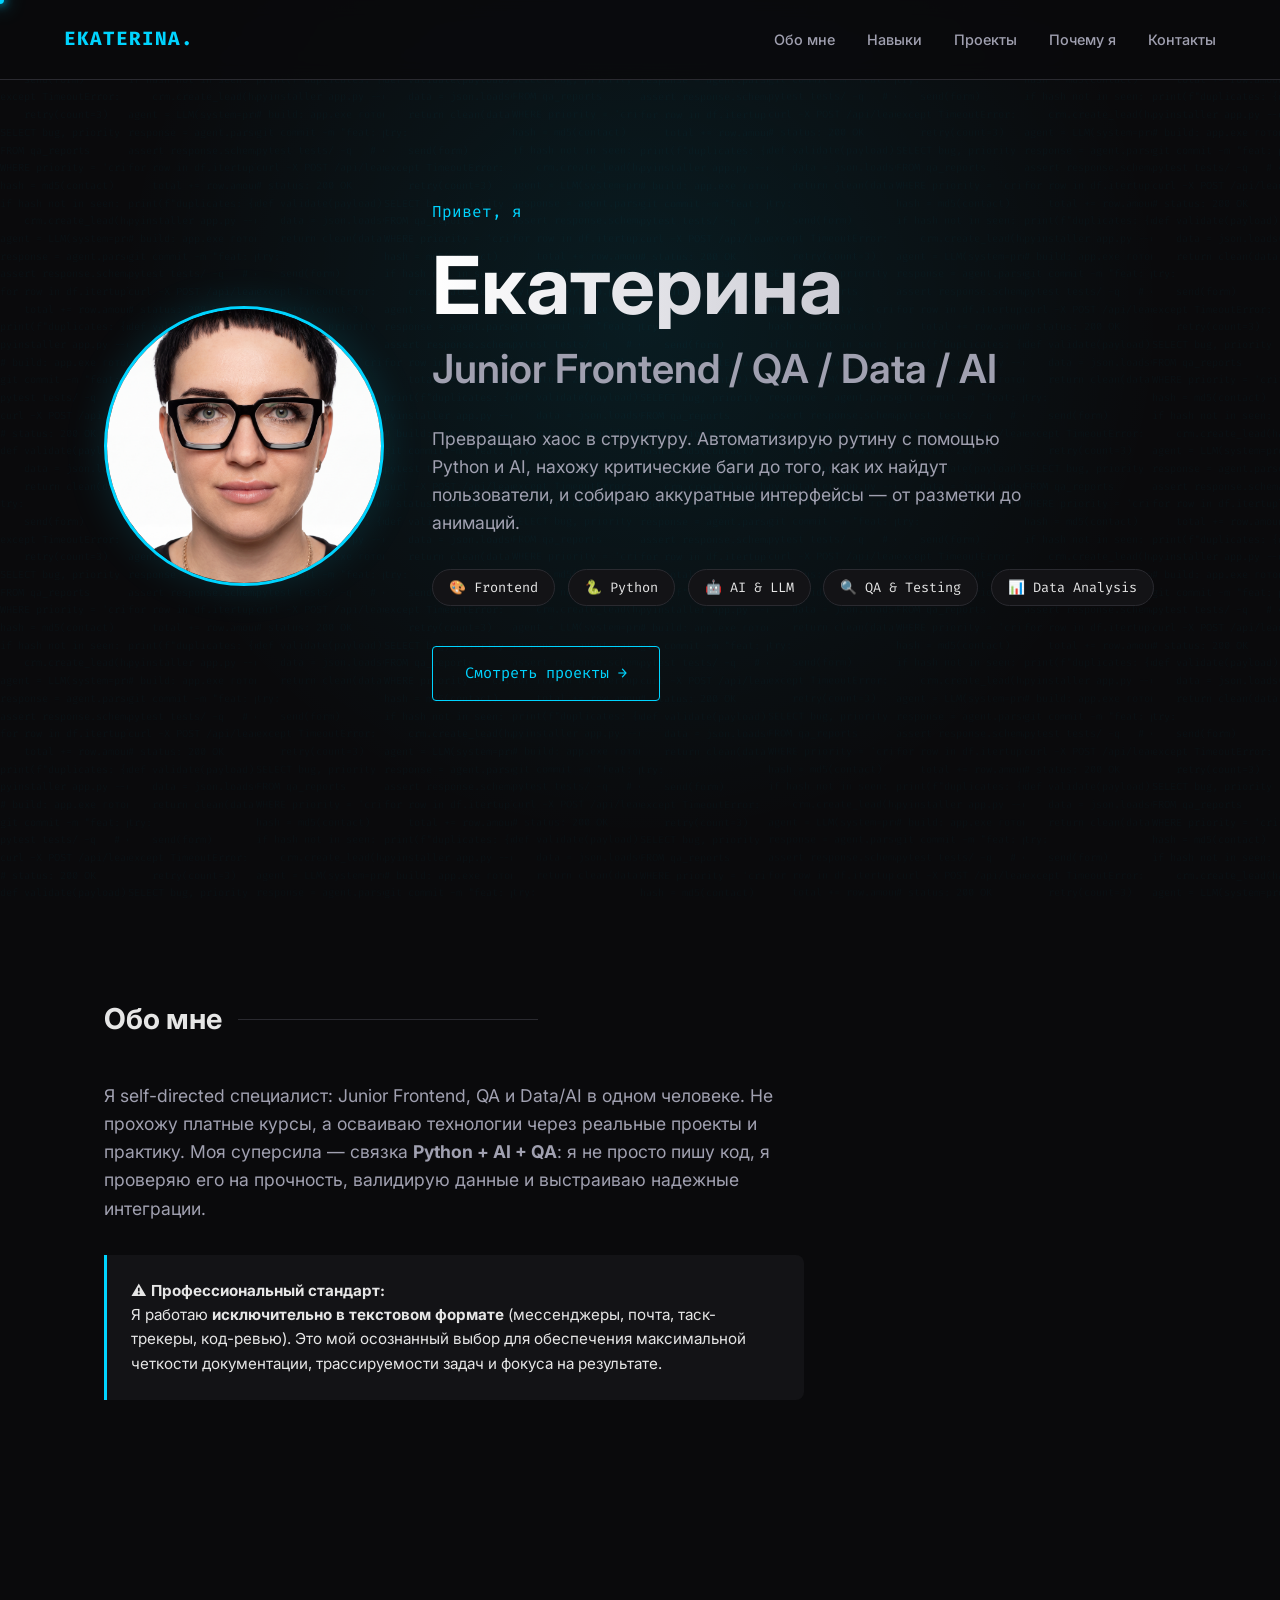
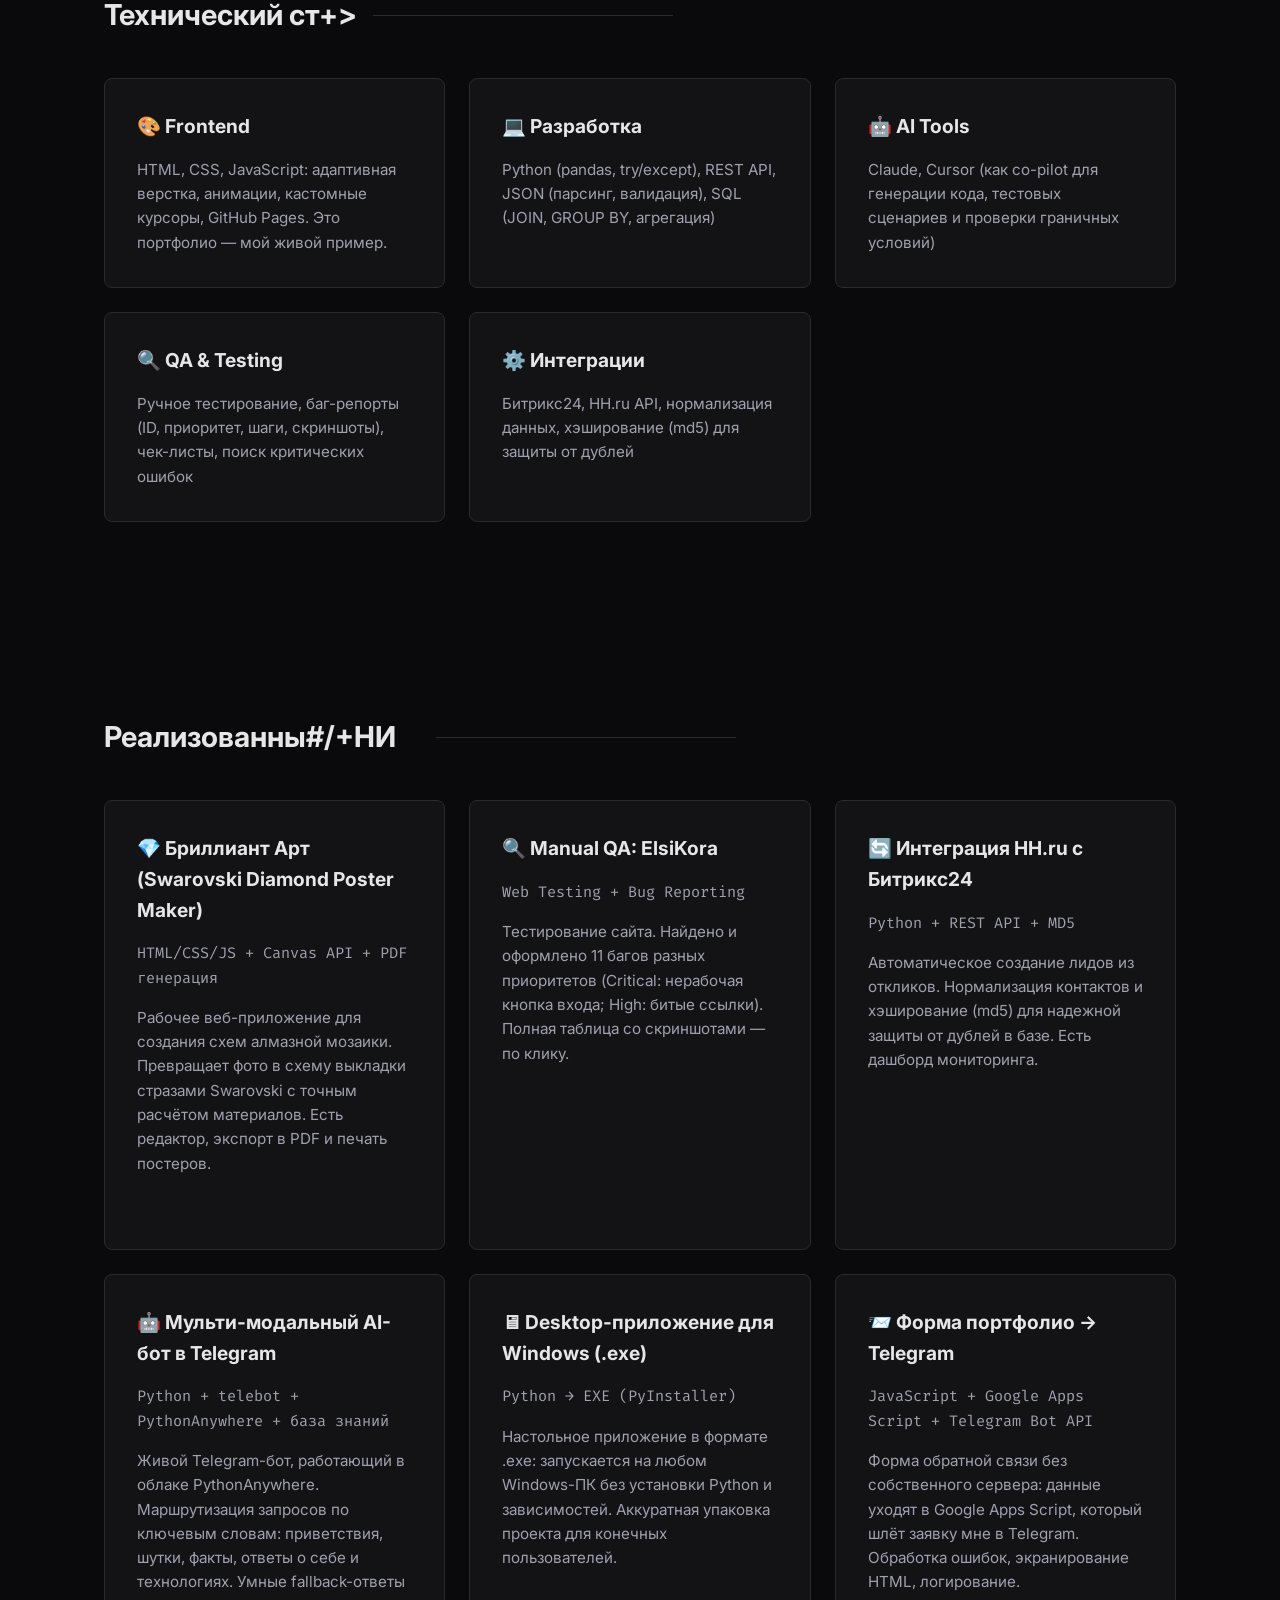
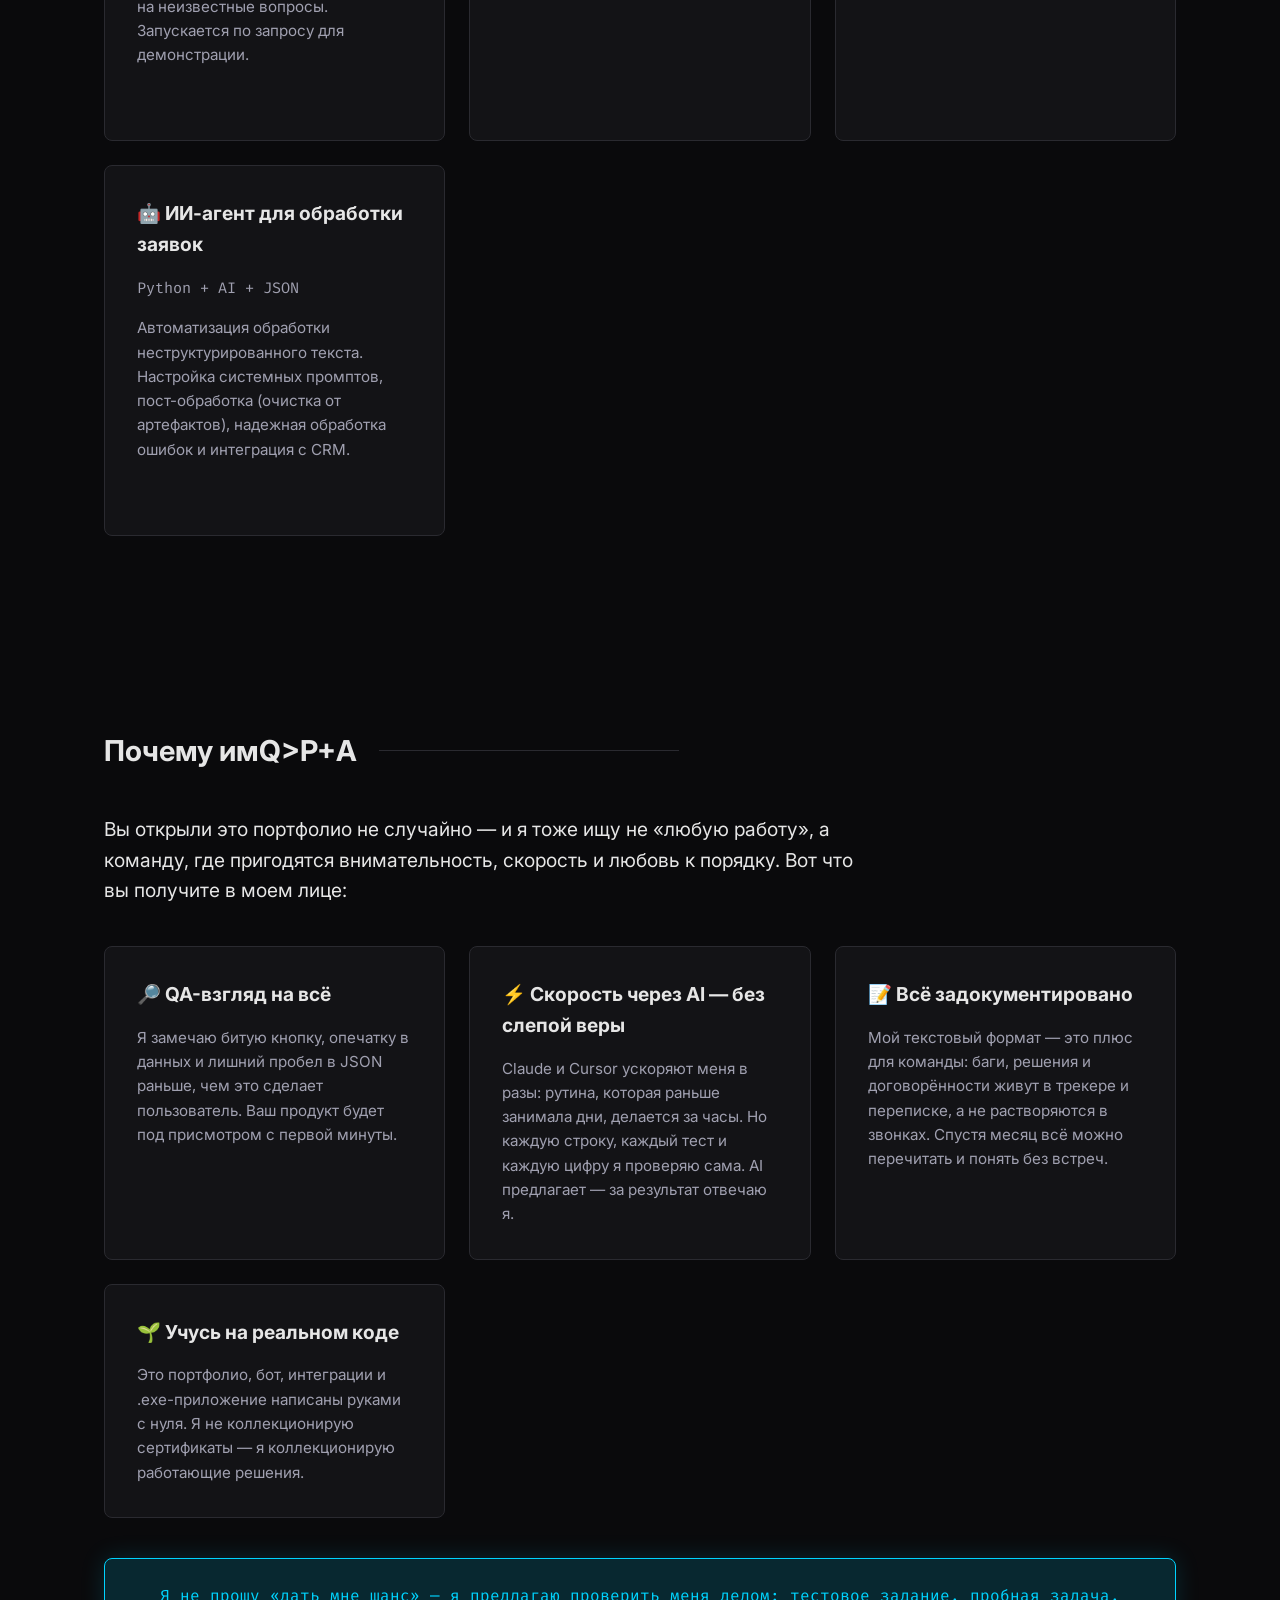
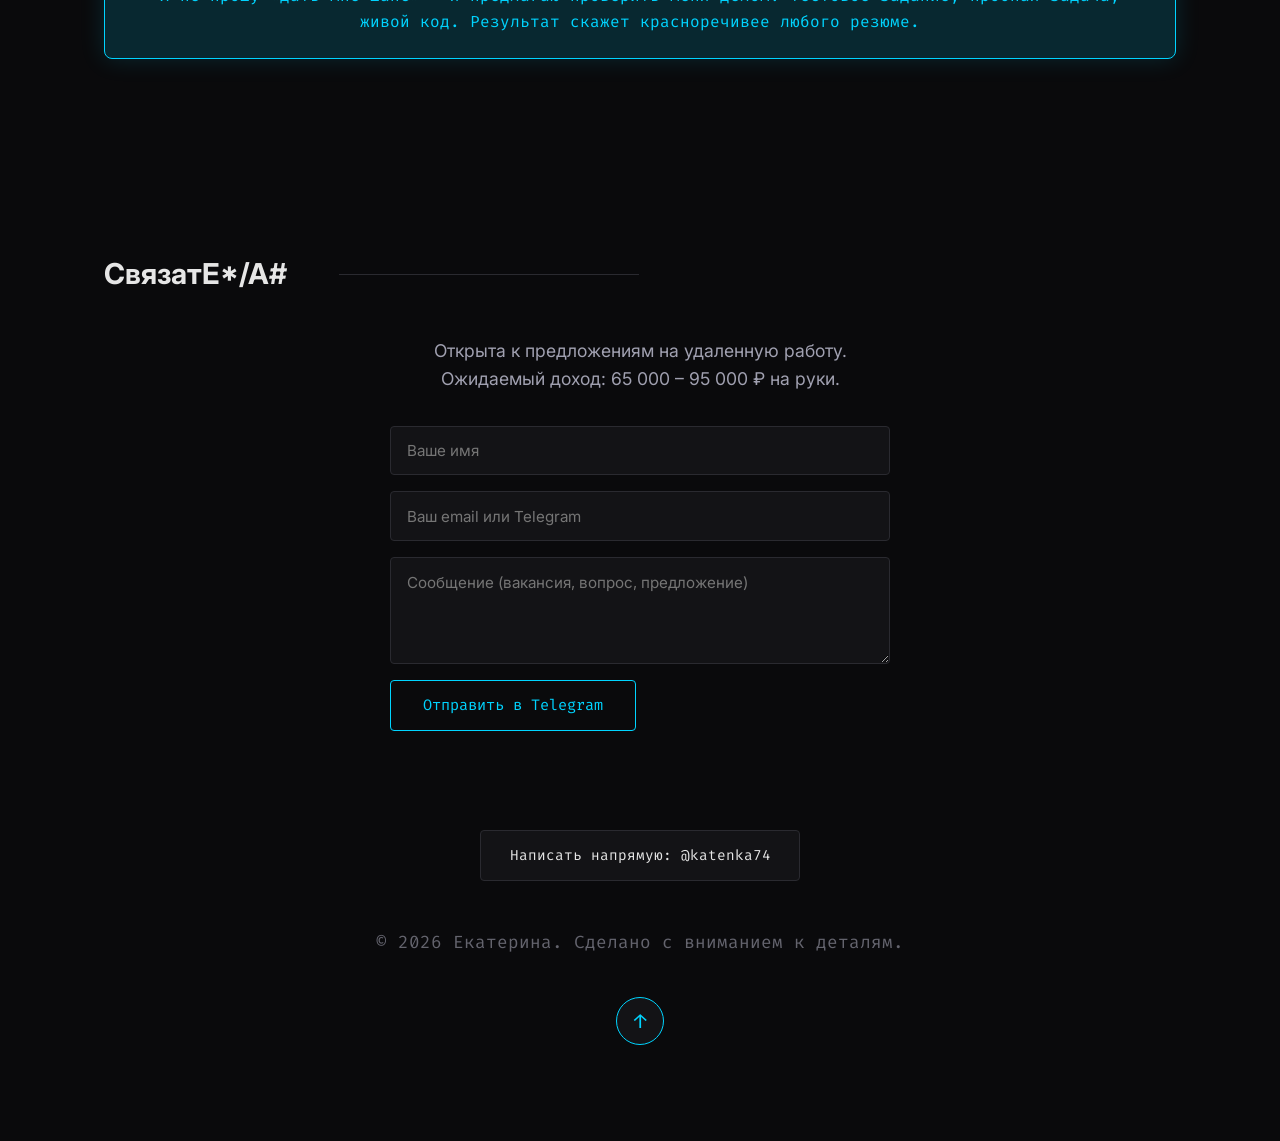
<file: index.html>
<!DOCTYPE html>
<html lang="ru">
<head>
    <meta charset="UTF-8">
    <meta name="viewport" content="width=device-width, initial-scale=1.0">
    <title>Екатерина | Junior Frontend / QA / Data / AI Specialist</title>
    <link rel="stylesheet" href="style.css">
    <link rel="preconnect" href="https://fonts.googleapis.com">
    <link rel="preconnect" href="https://fonts.gstatic.com" crossorigin>
    <link href="https://fonts.googleapis.com/css2?family=Fira+Code:wght@400;500&family=Inter:wght@300;400;600;700&display=swap" rel="stylesheet">
</head>
<body>

    <div class="preloader" id="preloader">
        <div class="preloader-content">
            <p class="preloader-text">ЗАГРУЗКА</p>
            <div class="preloader-bar">
                <div class="preloader-fill" id="preloaderFill"></div>
            </div>
            <p class="preloader-percent" id="preloaderPercent">0%</p>
        </div>
    </div>

    <div class="scroll-progress" id="scrollProgress"></div>
    <div class="cursor-dot"></div>
    <div class="cursor-plasma"></div>

    <div class="code-bg" aria-hidden="true"></div>
    <div class="code-rain code-rain-left" aria-hidden="true"></div>
    <div class="code-rain code-rain-right" aria-hidden="true"></div>

    <nav class="navbar">
        <div class="logo magnetic">EKATERINA.</div>
        <ul class="nav-links">
            <li><a href="#about">Обо мне</a></li>
            <li><a href="#skills">Навыки</a></li>
            <li><a href="#projects">Проекты</a></li>
            <li><a href="#why">Почему я</a></li>
            <li><a href="#contact">Контакты</a></li>
        </ul>
    </nav>

    <header class="hero">
        <div class="hero-content">
            <div class="hero-photo">
                <img src="photo.jpg" alt="Екатерина" onerror="this.closest('.hero-photo').style.display='none'">
            </div>
            <div class="hero-text">
                <p class="greeting magnetic">Привет, я</p>
                <h1 class="name">Екатерина</h1>
                <h2 class="title magnetic">Junior Frontend / QA / Data / AI</h2>
                <p class="description">
                    Превращаю хаос в структуру. Автоматизирую рутину с помощью Python и AI,
                    нахожу критические баги до того, как их найдут пользователи, и собираю
                    аккуратные интерфейсы — от разметки до анимаций.
                </p>
                <div class="hero-badges">
                    <span class="badge magnetic">🎨 Frontend</span>
                    <span class="badge magnetic">🐍 Python</span>
                    <span class="badge magnetic">🤖 AI & LLM</span>
                    <span class="badge magnetic">🔍 QA & Testing</span>
                    <span class="badge magnetic">📊 Data Analysis</span>
                </div>
                <a href="#projects" class="btn-primary magnetic">Смотреть проекты →</a>
            </div>
        </div>
    </header>

    <section id="about" class="section">
        <h2 class="section-title magnetic">Обо мне</h2>
        <div class="about-content">
            <p>
                Я self-directed специалист: Junior Frontend, QA и Data/AI в одном человеке.
                Не прохожу платные курсы, а осваиваю технологии через реальные проекты и практику.
                Моя суперсила — связка <strong>Python + AI + QA</strong>: я не просто пишу код, я проверяю его на прочность, валидирую данные и выстраиваю надежные интеграции.
            </p>
            <div class="notice-box">
                <strong>⚠️ Профессиональный стандарт:</strong><br>
                Я работаю <strong>исключительно в текстовом формате</strong> (мессенджеры, почта, таск-трекеры, код-ревью).
                Это мой осознанный выбор для обеспечения максимальной четкости документации, трассируемости задач и фокуса на результате.
            </div>
        </div>
    </section>

    <section id="skills" class="section">
        <h2 class="section-title magnetic">Технический стек</h2>
        <div class="skills-grid">
            <div class="skill-card">
                <h3 class="magnetic">🎨 Frontend</h3>
                <p>HTML, CSS, JavaScript: адаптивная верстка, анимации, кастомные курсоры, GitHub Pages. Это портфолио — мой живой пример.</p>
            </div>
            <div class="skill-card">
                <h3 class="magnetic">💻 Разработка</h3>
                <p>Python (pandas, try/except), REST API, JSON (парсинг, валидация), SQL (JOIN, GROUP BY, агрегация)</p>
            </div>
            <div class="skill-card">
                <h3 class="magnetic">🤖 AI Tools</h3>
                <p>Claude, Cursor (как co-pilot для генерации кода, тестовых сценариев и проверки граничных условий)</p>
            </div>
            <div class="skill-card">
                <h3 class="magnetic">🔍 QA & Testing</h3>
                <p>Ручное тестирование, баг-репорты (ID, приоритет, шаги, скриншоты), чек-листы, поиск критических ошибок</p>
            </div>
            <div class="skill-card">
                <h3 class="magnetic">⚙️ Интеграции</h3>
                <p>Битрикс24, HH.ru API, нормализация данных, хэширование (md5) для защиты от дублей</p>
            </div>
        </div>
    </section>

    <section id="projects" class="section">
        <h2 class="section-title magnetic">Реализованные проекты</h2>
        <div class="projects-grid">

            <a class="project-card" href="diamond-art.html" target="_blank" rel="noopener">
                <h3 class="magnetic">💎 Бриллиант Арт (Swarovski Diamond Poster Maker)</h3>
                <p class="project-tech">HTML/CSS/JS + Canvas API + PDF генерация</p>
                <p>Рабочее веб-приложение для создания схем алмазной мозаики. Превращает фото в схему выкладки стразами Swarovski с точным расчётом материалов. Есть редактор, экспорт в PDF и печать постеров.</p>
                <span class="card-link">Открыть витрину проекта ↗</span>
            </a>

            <a class="project-card" href="qa-elsikora.html" target="_blank" rel="noopener">
                <h3 class="magnetic">🔍 Manual QA: ElsiKora</h3>
                <p class="project-tech">Web Testing + Bug Reporting</p>
                <p>Тестирование сайта. Найдено и оформлено 11 багов разных приоритетов (Critical: нерабочая кнопка входа; High: битые ссылки). Полная таблица со скриншотами — по клику.</p>
                <span class="card-link">Открыть баг-репорт ↗</span>
            </a>

            <a class="project-card" href="hh-integration.html" target="_blank" rel="noopener">
                <h3 class="magnetic">🔄 Интеграция HH.ru с Битрикс24</h3>
                <p class="project-tech">Python + REST API + MD5</p>
                <p>Автоматическое создание лидов из откликов. Нормализация контактов и хэширование (md5) для надежной защиты от дублей в базе. Есть дашборд мониторинга.</p>
                <span class="card-link">Открыть витрину проекта ↗</span>
            </a>

            <a class="project-card" href="https://t.me/ekaterina_multimodal_bot" target="_blank" rel="noopener">
                <h3 class="magnetic">🤖 Мульти-модальный AI-бот в Telegram</h3>
                <p class="project-tech">Python + telebot + PythonAnywhere + база знаний</p>
                <p>Живой Telegram-бот, работающий в облаке PythonAnywhere. Маршрутизация запросов по ключевым словам: приветствия, шутки, факты, ответы о себе и технологиях. Умные fallback-ответы на неизвестные вопросы. Запускается по запросу для демонстрации.</p>
                <span class="card-link">Открыть бота в Telegram ↗</span>
            </a>

            <a class="project-card" href="https://github.com/ekaterina7411" target="_blank" rel="noopener">
                <h3 class="magnetic">🖥 Desktop-приложение для Windows (.exe)</h3>
                <p class="project-tech">Python → EXE (PyInstaller)</p>
                <p>Настольное приложение в формате .exe: запускается на любом Windows-ПК без установки Python и зависимостей. Аккуратная упаковка проекта для конечных пользователей.</p>
                <span class="card-link">Скачать / смотреть на GitHub ↗</span>
            </a>

            <a class="project-card" href="https://github.com/ekaterina7411" target="_blank" rel="noopener">
                <h3 class="magnetic">📨 Форма портфолио → Telegram</h3>
                <p class="project-tech">JavaScript + Google Apps Script + Telegram Bot API</p>
                <p>Форма обратной связи без собственного сервера: данные уходят в Google Apps Script, который шлёт заявку мне в Telegram. Обработка ошибок, экранирование HTML, логирование.</p>
                <span class="card-link">Смотреть на GitHub ↗</span>
            </a>

            <a class="project-card" href="https://github.com/ekaterina7411" target="_blank" rel="noopener">
                <h3 class="magnetic">🤖 ИИ-агент для обработки заявок</h3>
                <p class="project-tech">Python + AI + JSON</p>
                <p>Автоматизация обработки неструктурированного текста. Настройка системных промптов, пост-обработка (очистка от артефактов), надежная обработка ошибок и интеграция с CRM.</p>
                <span class="card-link">Смотреть на GitHub ↗</span>
            </a>

        </div>
    </section>

    <section id="why" class="section">
        <h2 class="section-title magnetic">Почему именно я</h2>
        <div class="why-content">
            <p class="why-lead">
                Вы открыли это портфолио не случайно — и я тоже ищу не «любую работу», а команду,
                где пригодятся внимательность, скорость и любовь к порядку. Вот что вы получите в моем лице:
            </p>
            <div class="why-grid">
                <div class="why-card">
                    <h3 class="magnetic">🔎 QA-взгляд на всё</h3>
                    <p>Я замечаю битую кнопку, опечатку в данных и лишний пробел в JSON раньше, чем это сделает пользователь. Ваш продукт будет под присмотром с первой минуты.</p>
                </div>
                <div class="why-card">
                    <h3 class="magnetic">⚡ Скорость через AI — без слепой веры</h3>
                    <p>Claude и Cursor ускоряют меня в разы: рутина, которая раньше занимала дни, делается за часы. Но каждую строку, каждый тест и каждую цифру я проверяю сама. AI предлагает — за результат отвечаю я.</p>
                </div>
                <div class="why-card">
                    <h3 class="magnetic">📝 Всё задокументировано</h3>
                    <p>Мой текстовый формат — это плюс для команды: баги, решения и договорённости живут в трекере и переписке, а не растворяются в звонках. Спустя месяц всё можно перечитать и понять без встреч.</p>
                </div>
                <div class="why-card">
                    <h3 class="magnetic">🌱 Учусь на реальном коде</h3>
                    <p>Это портфолио, бот, интеграции и .exe-приложение написаны руками с нуля. Я не коллекционирую сертификаты — я коллекционирую работающие решения.</p>
                </div>
            </div>
            <div class="why-quote magnetic">
                Я не прошу «дать мне шанс» — я предлагаю проверить меня делом: тестовое задание, пробная задача, живой код. Результат скажет красноречивее любого резюме.
            </div>
        </div>
    </section>

    <section id="contact" class="section">
        <h2 class="section-title magnetic">Связаться со мной</h2>
        <div class="contact-content">
            <p>Открыта к предложениям на удаленную работу.<br>Ожидаемый доход: 65 000 – 95 000 ₽ на руки.</p>

            <form id="contactForm" class="contact-form">
                <input type="text" name="name" placeholder="Ваше имя" required>
                <input type="text" name="email" placeholder="Ваш email или Telegram" required>
                <textarea name="message" placeholder="Сообщение (вакансия, вопрос, предложение)" rows="4" required></textarea>
                <button type="submit" class="btn-primary magnetic">Отправить в Telegram</button>
            </form>

            <div id="formStatus" class="form-status"></div>

            <div class="contact-links">
                <a href="https://t.me/katenka74" target="_blank" class="contact-btn magnetic">Написать напрямую: @katenka74</a>
            </div>
            <p class="footer-note">© 2026 Екатерина. Сделано с вниманием к деталям.</p>
            <button class="to-top" id="toTop" title="Наверх">↑</button>
        </div>
    </section>

    <script src="script.js"></script>
</body>
</html>
</file>
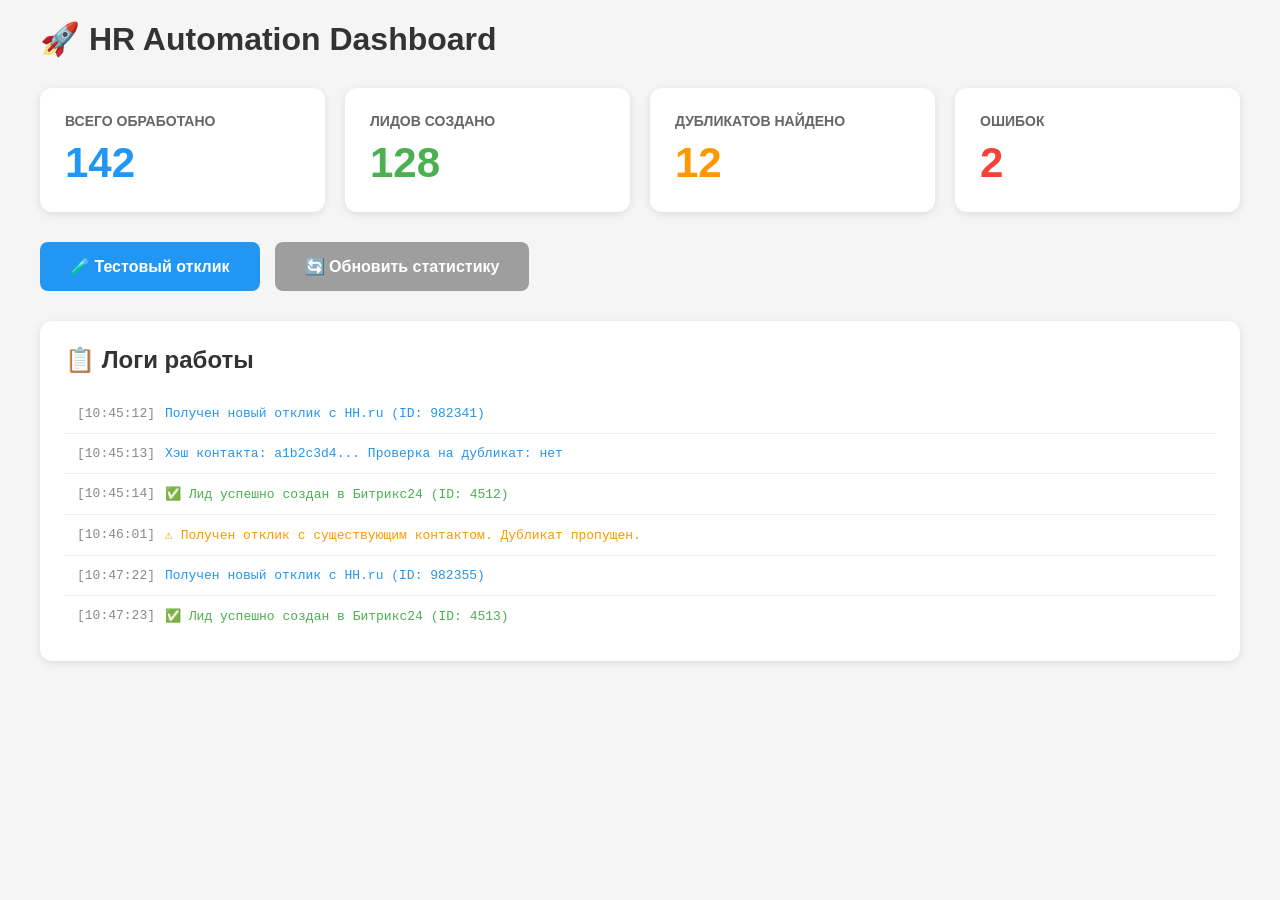
<file: dashboard.html>
<!DOCTYPE html>
<html lang="ru">
<head>
    <meta charset="UTF-8">
    <meta name="viewport" content="width=device-width, initial-scale=1.0">
    <title>HR Automation Dashboard | Екатерина</title>
    <style>
        * { margin: 0; padding: 0; box-sizing: border-box; }
        body { font-family: -apple-system, BlinkMacSystemFont, 'Segoe UI', sans-serif; background: #f5f5f5; padding: 20px; }
        .container { max-width: 1200px; margin: 0 auto; }
        h1 { color: #333; margin-bottom: 30px; }
        
        .stats-grid { display: grid; grid-template-columns: repeat(auto-fit, minmax(250px, 1fr)); gap: 20px; margin-bottom: 30px; }
        .stat-card { background: white; padding: 25px; border-radius: 12px; box-shadow: 0 2px 8px rgba(0,0,0,0.1); }
        .stat-card h3 { color: #666; font-size: 14px; text-transform: uppercase; margin-bottom: 10px; }
        .stat-card .value { font-size: 42px; font-weight: bold; color: #2196F3; }
        .stat-card.success .value { color: #4CAF50; }
        .stat-card.warning .value { color: #FF9800; }
        .stat-card.error .value { color: #f44336; }
        
        .actions { display: flex; gap: 15px; margin-bottom: 30px; flex-wrap: wrap; }
        button { padding: 15px 30px; border: none; border-radius: 8px; font-size: 16px; font-weight: bold; cursor: pointer; transition: all 0.3s; }
        .btn-primary { background: #2196F3; color: white; }
        .btn-primary:hover { background: #1976D2; transform: translateY(-2px); }
        .btn-secondary { background: #9E9E9E; color: white; }
        .btn-secondary:hover { background: #757575; transform: translateY(-2px); }
        
        .logs { background: white; padding: 25px; border-radius: 12px; box-shadow: 0 2px 8px rgba(0,0,0,0.1); }
        .logs h2 { margin-bottom: 20px; color: #333; }
        .log-entry { padding: 12px; border-bottom: 1px solid #eee; font-family: 'Courier New', monospace; font-size: 13px; display: flex; gap: 10px; }
        .log-entry:last-child { border-bottom: none; }
        .log-time { color: #888; min-width: 70px; }
        .log-info { color: #2196F3; }
        .log-success { color: #4CAF50; }
        .log-warning { color: #FF9800; }
        .log-error { color: #f44336; }
    </style>
</head>
<body>
    <div class="container">
        <h1>🚀 HR Automation Dashboard</h1>
        
        <div class="stats-grid">
            <div class="stat-card">
                <h3>Всего обработано</h3>
                <div class="value" id="totalProcessed">0</div>
            </div>
            <div class="stat-card success">
                <h3>Лидов создано</h3>
                <div class="value" id="leadsCreated">0</div>
            </div>
            <div class="stat-card warning">
                <h3>Дубликатов найдено</h3>
                <div class="value" id="duplicatesFound">0</div>
            </div>
            <div class="stat-card error">
                <h3>Ошибок</h3>
                <div class="value" id="errors">0</div>
            </div>
        </div>
        
        <div class="actions">
            <button class="btn-primary" onclick="testLead()">🧪 Тестовый отклик</button>
            <button class="btn-secondary" onclick="refreshStats()">🔄 Обновить статистику</button>
        </div>
        
        <div class="logs">
            <h2>📋 Логи работы</h2>
            <div id="logEntries"></div>
        </div>
    </div>
    
    <script>
        // Демо-данные для портфолио (имитация работы бэкенда)
        let stats = { total_processed: 142, leads_created: 128, duplicates_found: 12, errors: 2 };
        
        let logs = [
            { time: '10:45:12', type: 'info', msg: 'Получен новый отклик с HH.ru (ID: 982341)' },
            { time: '10:45:13', type: 'info', msg: 'Хэш контакта: a1b2c3d4... Проверка на дубликат: нет' },
            { time: '10:45:14', type: 'success', msg: '✅ Лид успешно создан в Битрикс24 (ID: 4512)' },
            { time: '10:46:01', type: 'warning', msg: '⚠️ Получен отклик с существующим контактом. Дубликат пропущен.' },
            { time: '10:47:22', type: 'info', msg: 'Получен новый отклик с HH.ru (ID: 982355)' },
            { time: '10:47:23', type: 'success', msg: '✅ Лид успешно создан в Битрикс24 (ID: 4513)' }
        ];

        function renderStats() {
            document.getElementById('totalProcessed').textContent = stats.total_processed;
            document.getElementById('leadsCreated').textContent = stats.leads_created;
            document.getElementById('duplicatesFound').textContent = stats.duplicates_found;
            document.getElementById('errors').textContent = stats.errors;
        }

        function renderLogs() {
            const container = document.getElementById('logEntries');
            container.innerHTML = '';
            logs.forEach(log => {
                const div = document.createElement('div');
                div.className = `log-entry log-${log.type}`;
                div.innerHTML = `<span class="log-time">[${log.time}]</span> <span>${log.msg}</span>`;
                container.appendChild(div);
            });
        }

        function testLead() {
            stats.total_processed++;
            stats.leads_created++;
            const now = new Date().toLocaleTimeString('ru-RU');
            logs.unshift({ time: now, type: 'success', msg: '🧪 Тестовый отклик успешно обработан и отправлен в Битрикс24' });
            renderStats();
            renderLogs();
        }

        function refreshStats() {
            renderStats();
            renderLogs();
            const btn = document.querySelector('.btn-secondary');
            const originalText = btn.textContent;
            btn.textContent = '⏳ Обновление...';
            setTimeout(() => {
                btn.textContent = originalText;
            }, 600);
        }

        renderStats();
        renderLogs();
    </script>
</body>
</html>
</file>
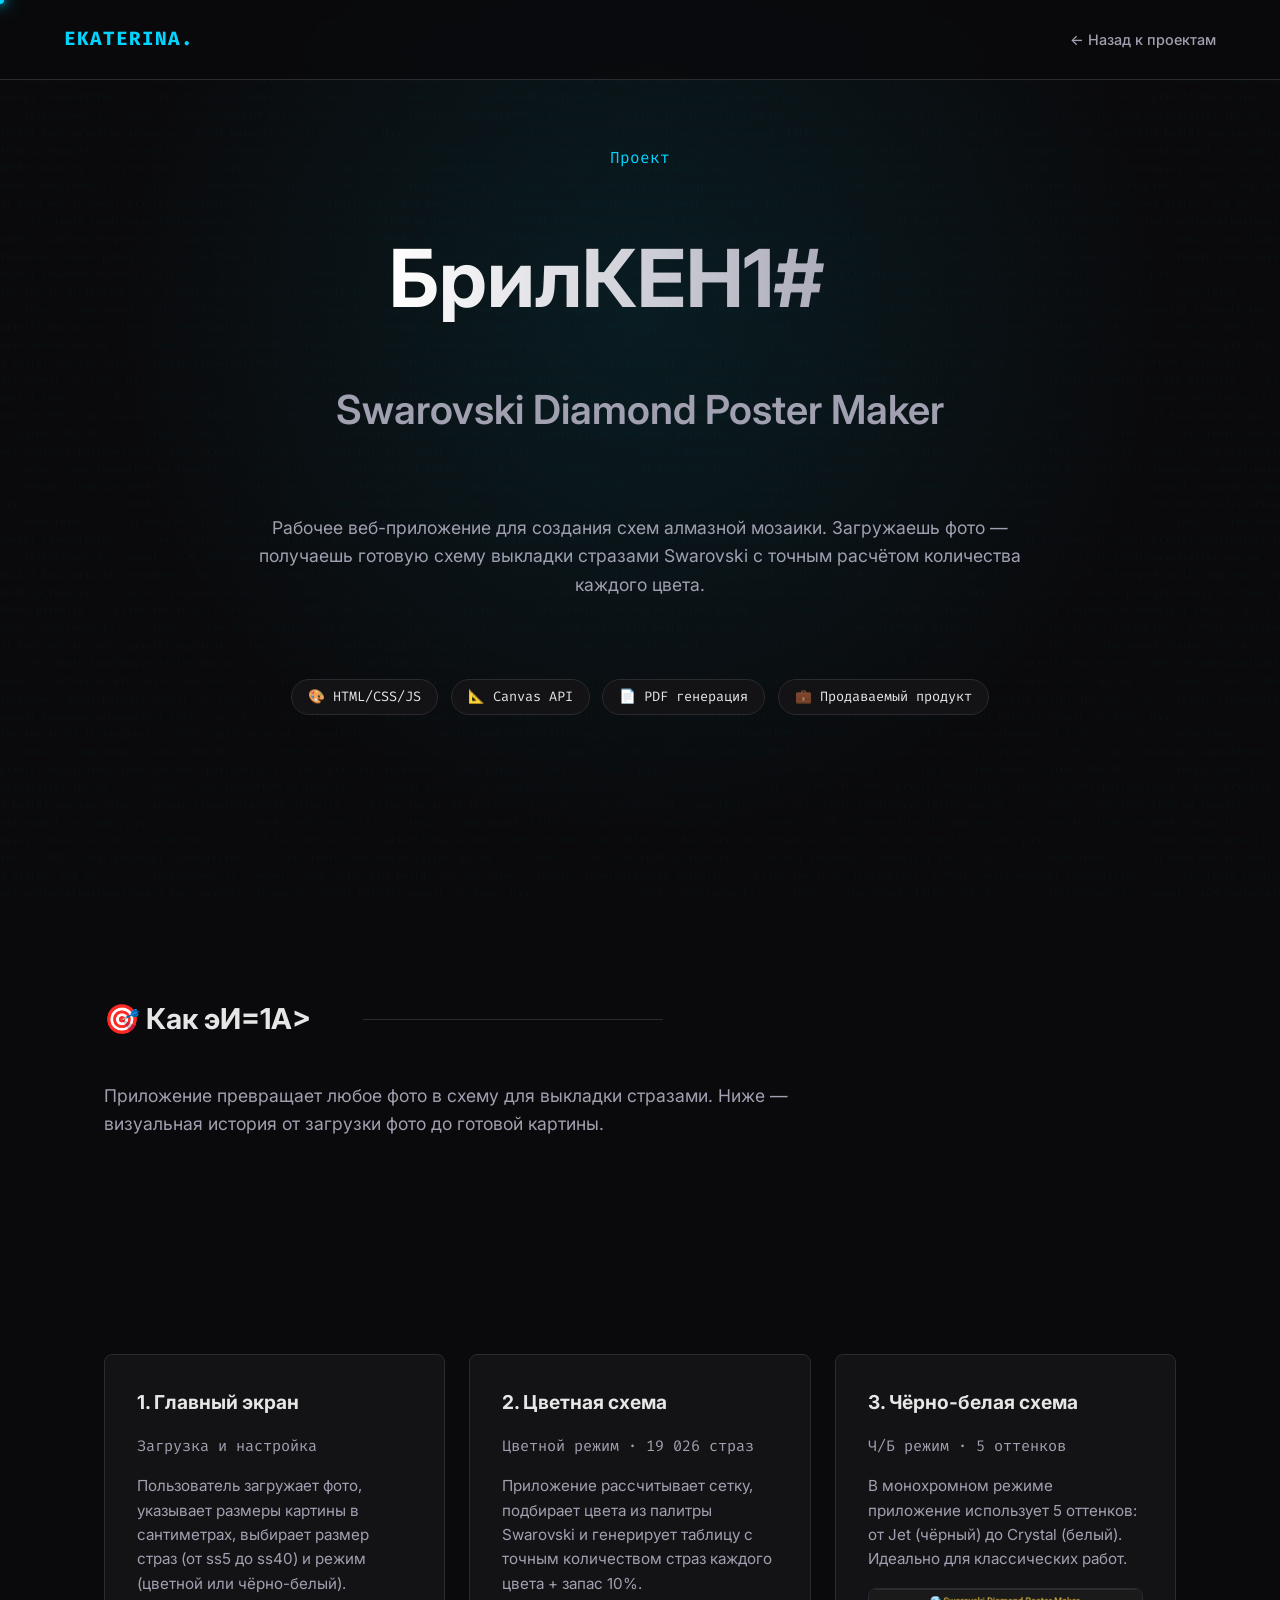
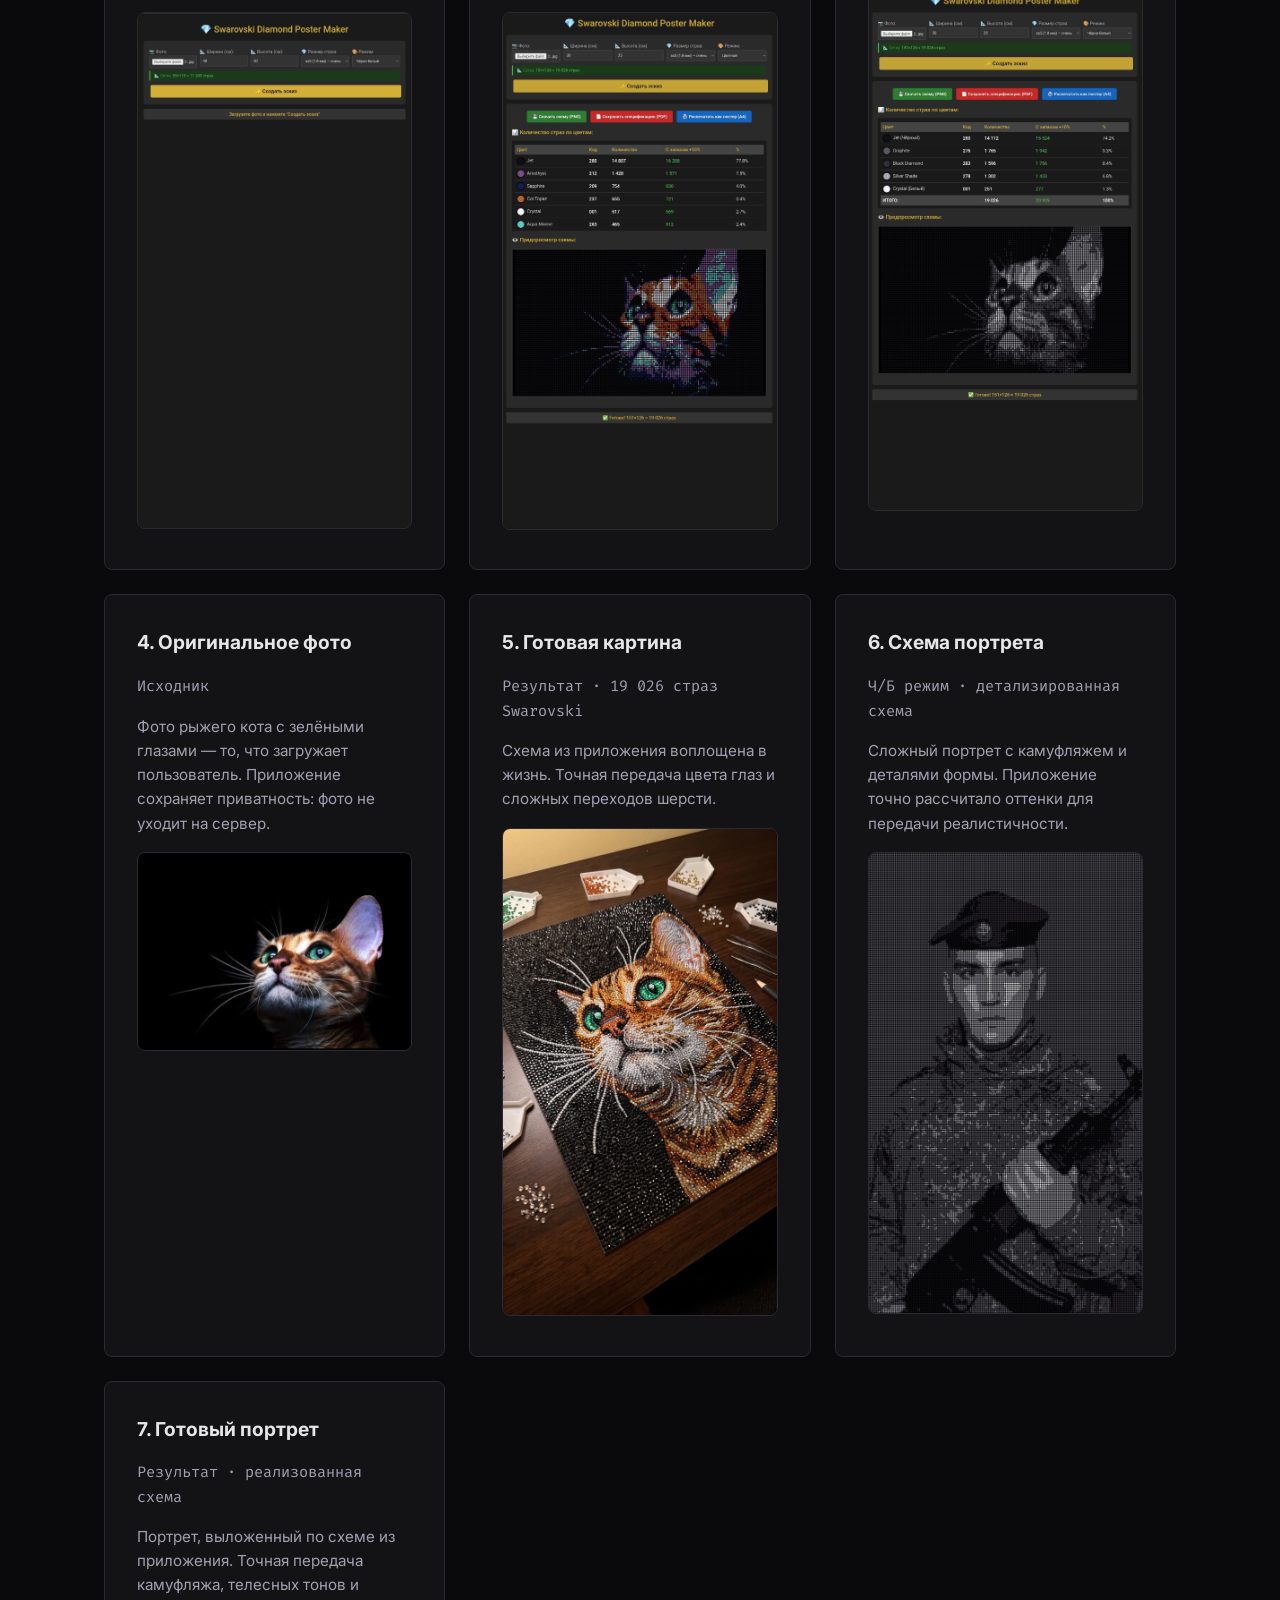
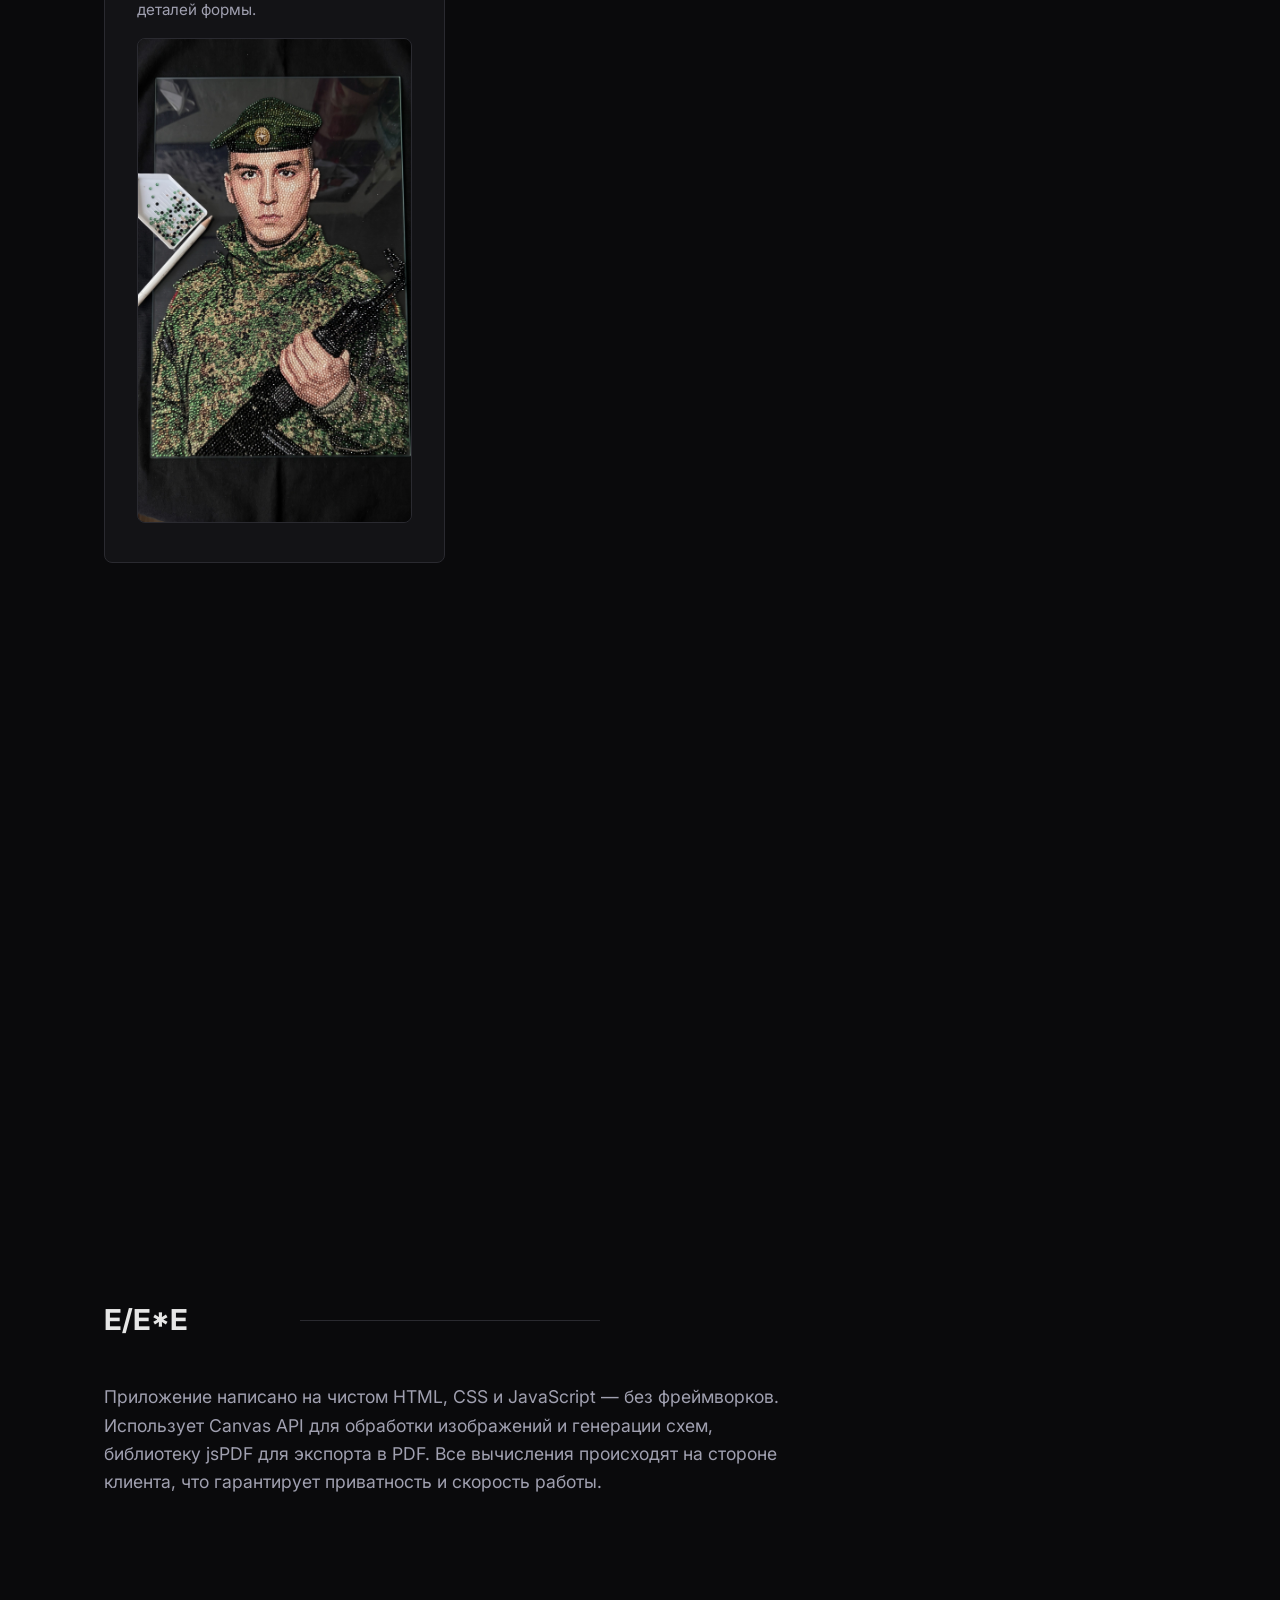
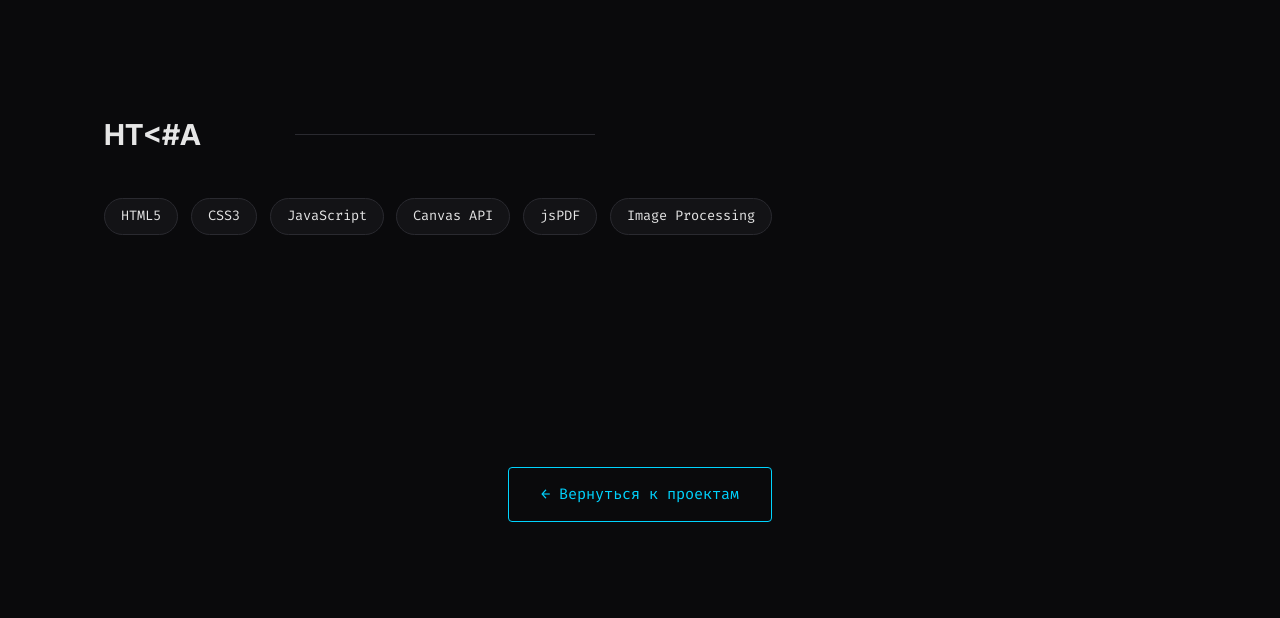
<file: diamond-art.html>
<!DOCTYPE html>
<html lang="ru">
<head>
    <meta charset="UTF-8">
    <meta name="viewport" content="width=device-width, initial-scale=1.0">
    <title>Бриллиант Арт | Екатерина</title>
    <link rel="stylesheet" href="style.css">
    <link rel="preconnect" href="https://fonts.googleapis.com">
    <link rel="preconnect" href="https://fonts.gstatic.com" crossorigin>
    <link href="https://fonts.googleapis.com/css2?family=Fira+Code:wght@400;500&family=Inter:wght@300;400;600;700&display=swap" rel="stylesheet">
</head>
<body>

    <div class="preloader" id="preloader">
        <div class="preloader-content">
            <p class="preloader-text">ЗАГРУЗКА</p>
            <div class="preloader-bar">
                <div class="preloader-fill" id="preloaderFill"></div>
            </div>
            <p class="preloader-percent" id="preloaderPercent">0%</p>
        </div>
    </div>

    <div class="scroll-progress" id="scrollProgress"></div>
    <div class="cursor-dot"></div>
    <div class="cursor-plasma"></div>
    <div class="code-bg" aria-hidden="true"></div>
    <div class="code-rain code-rain-left" aria-hidden="true"></div>
    <div class="code-rain code-rain-right" aria-hidden="true"></div>

    <nav class="navbar">
        <div class="logo magnetic">EKATERINA.</div>
        <ul class="nav-links">
            <li><a href="index.html#projects">← Назад к проектам</a></li>
        </ul>
    </nav>

    <header class="hero">
        <div class="hero-content" style="flex-direction: column; text-align: center;">
            <p class="greeting magnetic">Проект</p>
            <h1 class="name">Бриллиант Арт</h1>
            <h2 class="title magnetic">Swarovski Diamond Poster Maker</h2>
            <p class="description" style="max-width: 800px; margin: 0 auto 2rem;">
                Рабочее веб-приложение для создания схем алмазной мозаики. Загружаешь фото — получаешь готовую схему выкладки стразами Swarovski с точным расчётом количества каждого цвета.
            </p>
            <div class="hero-badges" style="justify-content: center;">
                <span class="badge">🎨 HTML/CSS/JS</span>
                <span class="badge">📐 Canvas API</span>
                <span class="badge">📄 PDF генерация</span>
                <span class="badge">💼 Продаваемый продукт</span>
            </div>
        </div>
    </header>

    <section class="section">
        <h2 class="section-title magnetic">🎯 Как это работает</h2>
        <div class="about-content">
            <p>
                Приложение превращает любое фото в схему для выкладки стразами. Ниже — визуальная история от загрузки фото до готовой картины.
            </p>
        </div>
    </section>

    <section class="section">
        <div class="projects-grid">

            <div class="project-card">
                <h3 class="magnetic">1. Главный экран</h3>
                <p class="project-tech">Загрузка и настройка</p>
                <p>Пользователь загружает фото, указывает размеры картины в сантиметрах, выбирает размер страз (от ss5 до ss40) и режим (цветной или чёрно-белый).</p>
                <img src="01-start-screen.jpg" alt="Главный экран приложения" style="width: 100%; margin-top: 1rem; border-radius: 8px; border: 1px solid var(--border);">
            </div>

            <div class="project-card">
                <h3 class="magnetic">2. Цветная схема</h3>
                <p class="project-tech">Цветной режим · 19 026 страз</p>
                <p>Приложение рассчитывает сетку, подбирает цвета из палитры Swarovski и генерирует таблицу с точным количеством страз каждого цвета + запас 10%.</p>
                <img src="02-color-scheme.jpg" alt="Цветная схема кота" style="width: 100%; margin-top: 1rem; border-radius: 8px; border: 1px solid var(--border);">
            </div>

            <div class="project-card">
                <h3 class="magnetic">3. Чёрно-белая схема</h3>
                <p class="project-tech">Ч/Б режим · 5 оттенков</p>
                <p>В монохромном режиме приложение использует 5 оттенков: от Jet (чёрный) до Crystal (белый). Идеально для классических работ.</p>
                <img src="03-bw-scheme.jpg" alt="Чёрно-белая схема" style="width: 100%; margin-top: 1rem; border-radius: 8px; border: 1px solid var(--border);">
            </div>

            <div class="project-card">
                <h3 class="magnetic">4. Оригинальное фото</h3>
                <p class="project-tech">Исходник</p>
                <p>Фото рыжего кота с зелёными глазами — то, что загружает пользователь. Приложение сохраняет приватность: фото не уходит на сервер.</p>
                <img src="04-original-photo.jpg" alt="Оригинальное фото кота" style="width: 100%; margin-top: 1rem; border-radius: 8px; border: 1px solid var(--border);">
            </div>

            <div class="project-card">
                <h3 class="magnetic">5. Готовая картина</h3>
                <p class="project-tech">Результат · 19 026 страз Swarovski</p>
                <p>Схема из приложения воплощена в жизнь. Точная передача цвета глаз и сложных переходов шерсти.</p>
                <img src="05-finished-cat.jpg" alt="Готовая картина кота из страз" style="width: 100%; margin-top: 1rem; border-radius: 8px; border: 1px solid var(--border);">
            </div>

            <div class="project-card">
                <h3 class="magnetic">6. Схема портрета</h3>
                <p class="project-tech">Ч/Б режим · детализированная схема</p>
                <p>Сложный портрет с камуфляжем и деталями формы. Приложение точно рассчитало оттенки для передачи реалистичности.</p>
                <img src="06-portrait-scheme.jpg" alt="Схема портрета" style="width: 100%; margin-top: 1rem; border-radius: 8px; border: 1px solid var(--border);">
            </div>

            <div class="project-card">
                <h3 class="magnetic">7. Готовый портрет</h3>
                <p class="project-tech">Результат · реализованная схема</p>
                <p>Портрет, выложенный по схеме из приложения. Точная передача камуфляжа, телесных тонов и деталей формы.</p>
                <img src="07-finished-portrait.jpg" alt="Готовая картина портрета из страз" style="width: 100%; margin-top: 1rem; border-radius: 8px; border: 1px solid var(--border);">
            </div>

        </div>
    </section>

    <section class="section">
        <h2 class="section-title magnetic">🚀 Демо-версия</h2>
        <div class="about-content">
            <p>
                Полная версия приложения является коммерческим продуктом и успешно продаётся.
                Ниже доступна ограниченная демо-версия для ознакомления с интерфейсом.
            </p>
            <div style="text-align: center; margin: 2rem 0;">
                <a href="diamond2.html" target="_blank" class="btn-primary magnetic" style="font-size: 1.1rem; padding: 1.2rem 2.5rem;">
                    🎨 Открыть демо-версию ↗
                </a>
            </div>
            <p style="text-align: center; color: var(--text-secondary); font-size: 0.9rem;">
                Работает в браузере, без установки
            </p>
        </div>
    </section>

    <section class="section">
        <h2 class="section-title magnetic">💡 Технические детали</h2>
        <div class="about-content">
            <p>
                Приложение написано на чистом HTML, CSS и JavaScript — без фреймворков. Использует Canvas API для обработки изображений и генерации схем, библиотеку jsPDF для экспорта в PDF. Все вычисления происходят на стороне клиента, что гарантирует приватность и скорость работы.
            </p>
        </div>
    </section>

    <section class="section">
        <h2 class="section-title magnetic">🛠 Стек технологий</h2>
        <div class="hero-badges">
            <span class="badge">HTML5</span>
            <span class="badge">CSS3</span>
            <span class="badge">JavaScript</span>
            <span class="badge">Canvas API</span>
            <span class="badge">jsPDF</span>
            <span class="badge">Image Processing</span>
        </div>
    </section>

    <section class="section" style="text-align: center;">
        <a href="index.html#projects" class="btn-primary magnetic">← Вернуться к проектам</a>
    </section>

    <script src="script.js"></script>
</body>
</html>
</file>
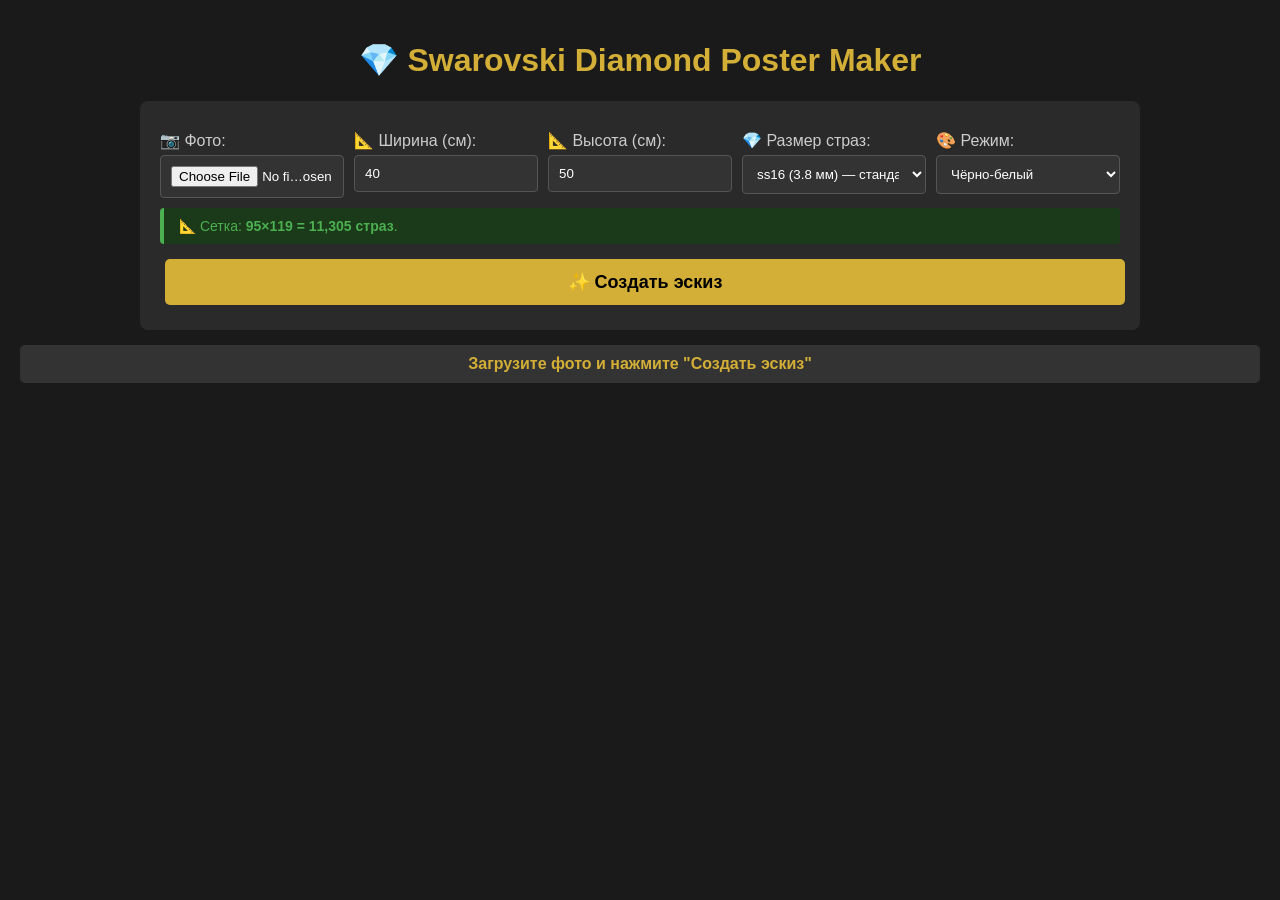
<file: diamond2.html>
<!DOCTYPE html>
<html lang="ru">
<head>
<meta charset="UTF-8">
<title>Swarovski Diamond Poster</title>
<style>
  body { font-family: Arial, sans-serif; background: #1a1a1a; color: #fff; margin: 0; padding: 20px; }
  .container { max-width: 1000px; margin: 0 auto; }
  h1 { color: #d4af37; text-align: center; }
  .panel { background: #2a2a2a; padding: 20px; border-radius: 8px; margin: 15px 0; }
  label { display: block; margin: 10px 0 5px; color: #ccc; }
  input, select { padding: 10px; background: #333; color: white; border: 1px solid #555; border-radius: 4px; width: 100%; box-sizing: border-box; }
  .row { display: flex; gap: 10px; flex-wrap: wrap; }
  .col { flex: 1; min-width: 120px; }
  button { padding: 12px 20px; border: none; border-radius: 5px; font-weight: bold; cursor: pointer; font-size: 15px; margin: 5px; }
  .btn-gen { background: #d4af37; color: #000; width: 100%; font-size: 18px; }
  .btn-save { background: #2e7d32; color: white; }
  .btn-print { background: #1565c0; color: white; }
  .btn-pdf { background: #c62828; color: white; }
  button:hover { opacity: 0.9; }
  #status { margin: 15px 0; padding: 10px; background: #333; border-radius: 5px; text-align: center; color: #d4af37; font-weight: bold; }
  #canvasWrap { text-align: center; margin: 20px 0; overflow: auto; max-height: 500px; border: 2px solid #444; padding: 10px; background: #000; }
  canvas { max-width: 100%; }
  table { width: 100%; border-collapse: collapse; margin-top: 10px; }
  th { background: #444; color: #d4af37; padding: 8px; text-align: left; }
  td { padding: 8px; border-bottom: 1px solid #444; }
  .swatch { width: 24px; height: 24px; border-radius: 50%; display: inline-block; vertical-align: middle; border: 2px solid #000; margin-right: 8px; }
  
  .info-box { background: #1a3a1a; border-left: 4px solid #4caf50; padding: 10px 15px; margin-top: 10px; border-radius: 4px; color: #4caf50; font-size: 14px; }
  .info-box.warn { background: #3a2a1a; border-left-color: #ff9800; color: #ff9800; }
  .info-box.bad { background: #3a1a1a; border-left-color: #f44336; color: #f44336; }
  
  #printArea, #pdfFrame { display: none; }
  
  .print-page {
    width: 210mm;
    height: 297mm;
    position: relative;
    box-sizing: border-box;
    background: #fff;
    overflow: hidden;
  }
  .print-page canvas {
    display: block;
    width: 100% !important;
    height: 100% !important;
    max-width: 100% !important;
    max-height: 100% !important;
  }
  .page-label {
    display: block;
    text-align: center;
    font-size: 10px;
    color: #666;
    margin-top: 4px;
  }

  @media print {
    @page {
      size: A4 portrait;
      margin: 0;
    }

    html, body {
      margin: 0 !important;
      padding: 0 !important;
      background: #fff !important;
      visibility: visible !important;
    }

    body * {
      visibility: hidden;
    }

    #printArea,
    #printArea * {
      visibility: visible !important;
    }

    #printArea {
      display: block !important;
      position: absolute;
      left: 0;
      top: 0;
      width: 100%;
      margin: 0;
      padding: 0;
    }

    .print-page {
      page-break-after: always;
      page-break-inside: avoid;
      break-after: page;
      break-inside: avoid;
      width: 210mm;
      height: 297mm;
      margin: 0;
      padding: 0;
      display: block !important;
      background: #fff !important;
    }

    .print-page:last-child {
      page-break-after: auto;
      break-after: auto;
    }

    .page-label {
      display: block !important;
      visibility: visible !important;
      position: absolute;
      bottom: 3mm;
      left: 0;
      right: 0;
      text-align: center;
      font-size: 10px;
      color: #666;
    }

    * {
      -webkit-print-color-adjust: exact !important;
      print-color-adjust: exact !important;
      color-adjust: exact !important;
    }

    canvas {
      -webkit-print-color-adjust: exact !important;
      print-color-adjust: exact !important;
    }

    .container,
    header, footer, nav,
    button,
    .panel,
    #status,
    #pdfFrame {
      display: none !important;
      visibility: hidden !important;
    }
  }
</style>
</head>
<body>

<div class="container">
  <h1>💎 Swarovski Diamond Poster Maker</h1>
  
  <div class="panel">
    <div class="row">
      <div class="col">
        <label>📷 Фото:</label>
        <input type="file" id="imgInput" accept="image/*">
      </div>
      <div class="col">
        <label>📐 Ширина (см):</label>
        <input type="number" id="w" value="40" min="5" max="200" oninput="updateInfo()">
      </div>
      <div class="col">
        <label>📐 Высота (см):</label>
        <input type="number" id="h" value="50" min="5" max="200" oninput="updateInfo()">
      </div>
      <div class="col">
        <label>💎 Размер страз:</label>
        <select id="size" onchange="updateInfo()">
          <option value="auto"> АВТОПОДБОР (рекомендуем)</option>
          <option value="1.8">ss5 (1.8 мм) — очень мелкие</option>
          <option value="2.0">ss6 (2.0 мм) — мелкие</option>
          <option value="2.3">ss8 (2.3 мм) — мелкие</option>
          <option value="2.7">ss10 (2.7 мм)</option>
          <option value="2.9">2078 (2.9 мм) Xilion Rose</option>
          <option value="3.1">ss12 (3.1 мм)</option>
          <option value="3.8" selected>ss16 (3.8 мм) — стандарт</option>
          <option value="3.9">2088 (3.9 мм) Xilion Rose</option>
          <option value="4.6">ss20 (4.6 мм) — крупные</option>
          <option value="6.3">ss30 (6.3 мм) — очень крупные</option>
          <option value="7.0">ss34 (7.0 мм) — гигантские</option>
          <option value="8.5">ss40 (8.5 мм) — макси</option>
        </select>
      </div>
      <div class="col">
        <label>🎨 Режим:</label>
        <select id="mode">
          <option value="bw">Чёрно-белый</option>
          <option value="color">Цветной</option>
        </select>
      </div>
    </div>
    
    <div id="sizeInfo" class="info-box">Введите размеры картины</div>
    
    <button class="btn-gen" onclick="generate()" style="margin-top:15px;">✨ Создать эскиз</button>
  </div>

  <div id="resultPanel" class="panel" style="display:none;">
    <div style="text-align:center; margin-bottom:15px;">
      <button class="btn-save" onclick="saveImage()">💾 Скачать схему (PNG)</button>
      <button class="btn-pdf" onclick="savePDF()">📄 Сохранить спецификацию (PDF)</button>
      <button class="btn-print" onclick="preparePoster()">🖨️ Распечатать как постер (А4)</button>
    </div>
    
    <h3 style="color:#d4af37;">📊 Количество страз по цветам:</h3>
    <div style="max-height:300px; overflow-y:auto; background:#1a1a1a; padding:10px; border-radius:5px;">
      <table>
        <thead>
          <tr><th>Цвет</th><th>Код</th><th>Количество</th><th>С запасом +10%</th><th>%</th></tr>
        </thead>
        <tbody id="legendBody"></tbody>
      </table>
    </div>

    <h3 style="color:#d4af37; margin-top:20px;">👁️ Предпросмотр схемы:</h3>
    <div id="canvasWrap"><canvas id="mainCanvas"></canvas></div>
  </div>
</div>

<div id="printArea"></div>
<iframe id="pdfFrame"></iframe>
<div id="status">Загрузите фото и нажмите "Создать эскиз"</div>

<script>
let img = null;
let schemeData = null;

const ALL_SIZES = [
  { code: "ss5",  mm: 1.8, name: "ss5 (1.8 мм)" },
  { code: "ss6",  mm: 2.0, name: "ss6 (2.0 мм)" },
  { code: "ss8",  mm: 2.3, name: "ss8 (2.3 мм)" },
  { code: "ss10", mm: 2.7, name: "ss10 (2.7 мм)" },
  { code: "2078", mm: 2.9, name: "2078 (2.9 мм)" },
  { code: "ss12", mm: 3.1, name: "ss12 (3.1 мм)" },
  { code: "ss16", mm: 3.8, name: "ss16 (3.8 мм)" },
  { code: "2088", mm: 3.9, name: "2088 (3.9 мм)" },
  { code: "ss20", mm: 4.6, name: "ss20 (4.6 мм)" },
  { code: "ss30", mm: 6.3, name: "ss30 (6.3 мм)" },
  { code: "ss34", mm: 7.0, name: "ss34 (7.0 мм)" },
  { code: "ss40", mm: 8.5, name: "ss40 (8.5 мм)" }
];

const PALETTE_BW = [
  ["280", "Jet (Чёрный)", 10, 10, 10],
  ["281", "Black Diamond", 40, 40, 45],
  ["276", "Graphite", 80, 80, 85],
  ["249", "Dark Grey", 110, 110, 115],
  ["278", "Silver Shade", 160, 160, 165],
  ["242", "Light Grey", 195, 195, 200],
  ["001", "Crystal (Белый)", 240, 240, 245]
];

const PALETTE_COLOR = [
  ["280", "Jet", 10, 10, 10],
  ["001", "Crystal", 240, 240, 245],
  ["206", "Sapphire", 0, 51, 102],
  ["211", "Light Sapphire", 135, 206, 235],
  ["207", "Montana", 70, 130, 180],
  ["217", "Indigo", 25, 25, 112],
  ["213", "Capri Blue", 0, 127, 187],
  ["208", "Siam", 139, 0, 0],
  ["227", "Light Siam", 220, 20, 60],
  ["204", "Amethyst", 138, 43, 226],
  ["212", "Light Amethyst", 216, 191, 216],
  ["371", "Violet", 148, 0, 211],
  ["205", "Emerald", 0, 100, 0],
  ["214", "Peridot", 124, 252, 0],
  ["215", "Erinite", 0, 128, 0],
  ["228", "Olivine", 107, 142, 35],
  ["216", "Colorado Topaz", 255, 140, 0],
  ["246", "Light Colorado Topaz", 255, 215, 0],
  ["226", "Light Topaz", 255, 200, 100],
  ["237", "Colorado Topaz", 218, 165, 32],
  ["209", "Rose", 255, 182, 193],
  ["262", "Rose Peach", 255, 218, 185],
  ["289", "Indian Pink", 255, 105, 180],
  ["502", "Fuchsia", 255, 0, 255],
  ["263", "Aquamarine", 102, 205, 170],
  ["202", "Light Turquoise", 64, 224, 208],
  ["360", "Turquoise", 0, 206, 209],
  ["223", "Mocha", 139, 69, 19],
  ["234", "Dark Brown", 101, 67, 33]
];

document.getElementById('imgInput').onchange = function(e) {
  const file = e.target.files[0];
  if (!file) return;
  const reader = new FileReader();
  reader.onload = function(ev) {
    img = new Image();
    img.onload = () => {
      document.getElementById('status').innerText = '✅ Фото загружено! Нажмите "Создать эскиз"';
      updateInfo();
    };
    img.src = ev.target.result;
  };
  reader.readAsDataURL(file);
};

function updateInfo() {
  const wCm = parseFloat(document.getElementById('w').value) || 0;
  const hCm = parseFloat(document.getElementById('h').value) || 0;
  const sel = document.getElementById('size');
  const infoBox = document.getElementById('sizeInfo');
  
  if (wCm === 0 || hCm === 0) {
    infoBox.className = 'info-box';
    infoBox.innerText = 'Введите размеры картины';
    return;
  }
  
  const area = wCm * hCm;
  
  if (sel.value === 'auto') {
    let targetTotal;
    if (area < 100) targetTotal = 3000;
    else if (area < 400) targetTotal = 5000;
    else if (area < 1000) targetTotal = 8000;
    else if (area < 3000) targetTotal = 12000;
    else targetTotal = 15000;
    
    let bestSize = ALL_SIZES[0];
    let bestDiff = Infinity;
    
    for (let sz of ALL_SIZES) {
      const pitch = sz.mm * 1.1;
      const cols = (wCm * 10) / pitch;
      const rows = (hCm * 10) / pitch;
      const total = cols * rows;
      const diff = Math.abs(total - targetTotal);
      if (diff < bestDiff) {
        bestDiff = diff;
        bestSize = sz;
      }
    }
    
    const pitch = bestSize.mm * 1.1;
    const cols = Math.floor((wCm * 10) / pitch);
    const rows = Math.floor((hCm * 10) / pitch);
    const total = cols * rows;
    
    infoBox.className = 'info-box';
    infoBox.innerHTML = `🤖 <b>Рекомендуем: ${bestSize.name}</b><br>Получится сетка ${cols}×${rows} = <b>${total.toLocaleString()} страз</b>.`;
  } else {
    const mm = parseFloat(sel.value);
    const pitch = mm * 1.1;
    const cols = Math.floor((wCm * 10) / pitch);
    const rows = Math.floor((hCm * 10) / pitch);
    const total = cols * rows;
    
    if (total < 500) {
      infoBox.className = 'info-box bad';
      infoBox.innerHTML = `⚠️ Слишком крупные стразы! Получится всего <b>${total} шт.</b>`;
    } else if (total > 30000) {
      infoBox.className = 'info-box warn';
      infoBox.innerHTML = `⚠️ Очень много страз: <b>${total.toLocaleString()} шт.</b>`;
    } else {
      infoBox.className = 'info-box';
      infoBox.innerHTML = `📐 Сетка: <b>${cols}×${rows} = ${total.toLocaleString()} страз</b>.`;
    }
  }
}

// 🎨 Универсальная функция рисования одной стразы с градиентом и бликом
function drawRhinestone(ctx, cx, cy, rad, r, g, b, showCode, code) {
  // Для очень мелких страз (при печати) — только плоский цвет
  if (rad < 4) {
    ctx.beginPath();
    ctx.arc(cx, cy, rad, 0, Math.PI * 2);
    ctx.fillStyle = `rgb(${r},${g},${b})`;
    ctx.fill();
    return;
  }
  
  // Радиальный градиент: светлый центр → основной цвет → тёмный край
  const grad = ctx.createRadialGradient(
    cx - rad * 0.35, cy - rad * 0.35, 0,
    cx, cy, rad
  );
  
  const lightR = Math.min(255, r + 100);
  const lightG = Math.min(255, g + 100);
  const lightB = Math.min(255, b + 100);
  const darkR = Math.max(0, r - 60);
  const darkG = Math.max(0, g - 60);
  const darkB = Math.max(0, b - 60);
  
  grad.addColorStop(0, `rgb(${lightR},${lightG},${lightB})`);
  grad.addColorStop(0.5, `rgb(${r},${g},${b})`);
  grad.addColorStop(1, `rgb(${darkR},${darkG},${darkB})`);
  
  ctx.beginPath();
  ctx.arc(cx, cy, rad, 0, Math.PI * 2);
  ctx.fillStyle = grad;
  ctx.fill();
  
  // Блик — маленький белый кружок сверху
  if (rad > 6) {
    ctx.beginPath();
    ctx.arc(cx - rad * 0.35, cy - rad * 0.35, rad * 0.18, 0, Math.PI * 2);
    ctx.fillStyle = 'rgba(255, 255, 255, 0.75)';
    ctx.fill();
  }
  
  // Тонкая обводка
  ctx.beginPath();
  ctx.arc(cx, cy, rad, 0, Math.PI * 2);
  ctx.strokeStyle = `rgba(0,0,0,0.25)`;
  ctx.lineWidth = 0.5;
  ctx.stroke();
  
  // 🔥 Код стразы ТОЛЬКО если разрешено и достаточно места
  if (showCode && rad > 8) {
    const brightness = r * 0.299 + g * 0.587 + b * 0.114;
    ctx.fillStyle = brightness > 128 ? '#000' : '#fff';
    ctx.font = `bold ${Math.max(7, rad * 0.45)}px Arial`;
    ctx.textAlign = 'center';
    ctx.textBaseline = 'middle';
    ctx.fillText(code, cx, cy);
  }
}

function generate() {
  if (!img) return alert('Сначала загрузите фото!');
  
  const wCm = +document.getElementById('w').value;
  const hCm = +document.getElementById('h').value;
  const sel = document.getElementById('size');
  let mm;
  
  if (sel.value === 'auto') {
    const area = wCm * hCm;
    let targetTotal = area < 100 ? 3000 : area < 400 ? 5000 : area < 1000 ? 8000 : area < 3000 ? 12000 : 15000;
    let bestSize = ALL_SIZES[0], bestDiff = Infinity;
    for (let sz of ALL_SIZES) {
      const pitch = sz.mm * 1.1;
      const total = ((wCm * 10) / pitch) * ((hCm * 10) / pitch);
      const diff = Math.abs(total - targetTotal);
      if (diff < bestDiff) { bestDiff = diff; bestSize = sz; }
    }
    mm = bestSize.mm;
  } else {
    mm = parseFloat(sel.value);
  }
  
  const mode = document.getElementById('mode').value;
  const pitch = mm * 1.1;
  
  document.getElementById('status').innerText = `⏳ Генерация (стразы ${mm} мм)...`;
  
  setTimeout(() => {
    try {
      const cols = Math.floor(wCm * 10 / pitch);
      const rows = Math.floor(hCm * 10 / pitch);
      
      const tmp = document.createElement('canvas');
      tmp.width = cols; tmp.height = rows;
      const tc = tmp.getContext('2d');
      tc.drawImage(img, 0, 0, cols, rows);
      const data = tc.getImageData(0, 0, cols, rows).data;
      
      const palette = mode === 'bw' ? PALETTE_BW : PALETTE_COLOR;
      const counts = {};
      palette.forEach(p => counts[p[0]] = { code: p[0], name: p[1], r: p[2], g: p[3], b: p[4], count: 0 });
      
      const canvas = document.getElementById('mainCanvas');
      const px = 5;
      canvas.width = cols * pitch * px;
      canvas.height = rows * pitch * px;
      const ctx = canvas.getContext('2d');
      ctx.fillStyle = '#000';
      ctx.fillRect(0, 0, canvas.width, canvas.height);
      
      const grid = [];
      
      for (let y = 0; y < rows; y++) {
        for (let x = 0; x < cols; x++) {
          const i = (y * cols + x) * 4;
          let r = data[i], g = data[i+1], b = data[i+2];
          
          if (mode === 'bw') {
            const gray = Math.round(0.3*r + 0.59*g + 0.11*b);
            r = g = b = gray;
          }
          
          let best = palette[0], min = 999999;
          for (let p of palette) {
            const d = Math.sqrt(
              Math.pow((r - p[2]) * 0.3, 2) +
              Math.pow((g - p[3]) * 0.59, 2) +
              Math.pow((b - p[4]) * 0.11, 2)
            );
            if (d < min) { min = d; best = p; }
          }
          
          counts[best[0]].count++;
          grid.push({x, y, code: best[0]});
          
          const cx = x * pitch * px + (pitch * px) / 2;
          const cy = y * pitch * px + (pitch * px) / 2;
          const rad = (pitch * px) / 2 - 1;
          
          // На экране показываем код на средних и крупных стразах
          drawRhinestone(ctx, cx, cy, rad, best[2], best[3], best[4], rad > 7, best[0]);
        }
      }
      
      schemeData = { cols, rows, pitch, grid, palette, counts, stoneMm: mm };
      renderLegend(counts, cols * rows);
      document.getElementById('resultPanel').style.display = 'block';
      document.getElementById('status').innerText = `✅ Готово! ${cols}×${rows} = ${(cols*rows).toLocaleString()} страз`;
    } catch (err) {
      alert('Ошибка: ' + err.message);
    }
  }, 100);
}

function renderLegend(counts, total) {
  const tbody = document.getElementById('legendBody');
  tbody.innerHTML = '';
  const sorted = Object.values(counts).filter(c => c.count > 0).sort((a,b) => b.count - a.count);
  
  sorted.forEach(c => {
    const pct = ((c.count / total) * 100).toFixed(1);
    const withReserve = Math.ceil(c.count * 1.1);
    tbody.innerHTML += `<tr>
      <td><span class="swatch" style="background:rgb(${c.r},${c.g},${c.b})"></span>${c.name}</td>
      <td><strong>${c.code}</strong></td>
      <td><strong>${c.count.toLocaleString()}</strong></td>
      <td style="color:#4caf50;"><strong>${withReserve.toLocaleString()}</strong></td>
      <td>${pct}%</td>
    </tr>`;
  });
  
  const totalWithReserve = Math.ceil(total * 1.1);
  tbody.innerHTML += `<tr style="background:#444; font-weight:bold;">
    <td colspan="2">ИТОГО:</td>
    <td>${total.toLocaleString()}</td>
    <td style="color:#4caf50;">${totalWithReserve.toLocaleString()}</td>
    <td>100%</td>
  </tr>`;
}

function saveImage() {
  if (!schemeData) return;
  const canvas = document.getElementById('mainCanvas');
  const link = document.createElement('a');
  link.download = 'swarovski-sketch.png';
  link.href = canvas.toDataURL('image/png');
  link.click();
}

function savePDF() {
  if (!schemeData) return alert('Сначала создайте эскиз!');
  
  const { counts, cols, rows, stoneMm } = schemeData;
  const total = cols * rows;
  const sorted = Object.values(counts).filter(c => c.count > 0).sort((a,b) => b.count - a.count);
  
  const wCm = document.getElementById('w').value;
  const hCm = document.getElementById('h').value;
  const sizeText = document.getElementById('size').selectedOptions[0].text;
  const modeText = document.getElementById('mode').selectedOptions[0].text;
  
  let tableRows = '';
  sorted.forEach((c, idx) => {
    const pct = ((c.count / total) * 100).toFixed(1);
    const withReserve = Math.ceil(c.count * 1.1);
    tableRows += `
      <tr>
        <td>${idx + 1}</td>
        <td><span style="display:inline-block;width:20px;height:20px;border-radius:50%;background:rgb(${c.r},${c.g},${c.b});border:2px solid #000;vertical-align:middle;"></span> ${c.name}</td>
        <td><strong>${c.code}</strong></td>
        <td><strong>${c.count.toLocaleString()}</strong></td>
        <td style="color:#2e7d32;"><strong>${withReserve.toLocaleString()}</strong></td>
        <td>${pct}%</td>
      </tr>
    `;
  });
  
  const totalWithReserve = Math.ceil(total * 1.1);
  
  const html = `
<!DOCTYPE html>
<html lang="ru">
<head>
<meta charset="UTF-8">
<title>Спецификация Swarovski</title>
<style>
  body { font-family: Arial, sans-serif; padding: 20px; color: #333; }
  h1 { color: #d4af37; border-bottom: 3px solid #d4af37; padding-bottom: 10px; }
  .info { background: #f5f5f5; padding: 15px; border-radius: 5px; margin: 20px 0; }
  .info-row { margin: 8px 0; font-size: 16px; }
  .info-label { font-weight: bold; color: #555; }
  table { width: 100%; border-collapse: collapse; margin-top: 20px; }
  th { background: #d4af37; color: white; padding: 12px; text-align: left; }
  td { padding: 10px; border-bottom: 1px solid #ddd; }
  tr:nth-child(even) { background: #f9f9f9; }
  .total-row { background: #d4af37 !important; color: white; font-weight: bold; font-size: 18px; }
  .footer { margin-top: 30px; padding-top: 20px; border-top: 2px solid #ddd; text-align: center; color: #999; font-size: 12px; }
  @media print {
    body { padding: 10px; }
    .no-print { display: none; }
    * { -webkit-print-color-adjust: exact !important; print-color-adjust: exact !important; }
  }
</style>
</head>
<body>
  <h1>💎 СПЕЦИФИКАЦИЯ МАТЕРИАЛОВ</h1>
  <div style="color:#666;font-size:14px;">Портрет из кристаллов Swarovski</div>
  
  <div class="info">
    <div class="info-row"><span class="info-label">Размер картины:</span> ${wCm} × ${hCm} см</div>
    <div class="info-row"><span class="info-label">Размер страз:</span> ${sizeText}</div>
    <div class="info-row"><span class="info-label">Режим:</span> ${modeText}</div>
    <div class="info-row"><span class="info-label">Сетка:</span> ${cols} × ${rows} = ${total.toLocaleString()} страз</div>
    <div class="info-row"><span class="info-label">Дата создания:</span> ${new Date().toLocaleString('ru-RU')}</div>
  </div>
  
  <h2>📦 Список материалов для закупки</h2>
  
  <table>
    <thead>
      <tr>
        <th>№</th>
        <th>Цвет</th>
        <th>Код Swarovski</th>
        <th>Количество</th>
        <th>С запасом +10%</th>
        <th>Доля</th>
      </tr>
    </thead>
    <tbody>
      ${tableRows}
      <tr class="total-row">
        <td colspan="3">ИТОГО:</td>
        <td>${total.toLocaleString()} шт.</td>
        <td>${totalWithReserve.toLocaleString()} шт.</td>
        <td>100%</td>
      </tr>
    </tbody>
  </table>
  
  <div style="margin-top:30px;padding:15px;background:#fff3cd;border:1px solid #ffc107;border-radius:5px;">
    <h3 style="margin-top:0;color:#856404;">⚠️ Важные рекомендации:</h3>
    <ul style="color:#856404;line-height:1.6;">
      <li>Заказывайте стразы с запасом <strong>+10-15%</strong> на потери и брак</li>
      <li>Проверяйте артикулы перед заказом на официальном сайте Swarovski</li>
      <li>Для клея используйте E6000, Gem-Tac или специальный клей для страз</li>
      <li>Рекомендуемая основа: чёрная бархатная бумага или холст</li>
    </ul>
  </div>
  
  <div class="footer">
    Документ создан: ${new Date().toLocaleString('ru-RU')} | Swarovski Diamond Poster Maker
  </div>
  
  <div class="no-print" style="text-align:center;margin-top:30px;">
    <button onclick="window.print()" style="background:#d4af37;color:white;border:none;padding:15px 40px;font-size:16px;border-radius:5px;cursor:pointer;font-weight:bold;">
      🖨️ Сохранить как PDF / Распечатать
    </button>
    <p style="color:#666;margin-top:10px;">В диалоге печати выберите "Сохранить как PDF"</p>
  </div>
</body>
</html>`;
  
  const iframe = document.getElementById('pdfFrame');
  iframe.srcdoc = html;
  
  setTimeout(() => {
    document.getElementById('status').innerText = '✅ Спецификация готова! Нажмите Ctrl+P внутри окна спецификации для PDF';
    alert('Спецификация загружена. Нажмите Ctrl+P (или Cmd+P на Mac) и выберите "Сохранить как PDF" в диалоге печати.');
  }, 500);
}

function preparePoster() {
  if (!schemeData) return alert('Сначала создайте эскиз!');
  document.getElementById('status').innerText = '⏳ Подготовка листов для печати...';
  
  setTimeout(() => {
    try {
      const { cols, rows, pitch, grid, palette, stoneMm } = schemeData;
      const colorMap = {};
      palette.forEach(p => colorMap[p[0]] = p);
      
      const a4Wmm = 210, a4Hmm = 297;
      const marginMm = 10;
      const usableWmm = a4Wmm - marginMm * 2;
      const usableHmm = a4Hmm - marginMm * 2;
      
      const colsPerPage = Math.floor(usableWmm / pitch);
      const rowsPerPage = Math.floor(usableHmm / pitch);
      const totalPagesX = Math.ceil(cols / colsPerPage);
      const totalPagesY = Math.ceil(rows / rowsPerPage);
      
      const printArea = document.getElementById('printArea');
      printArea.innerHTML = '';
      
      const dpi = 96;
      const mmToPx = dpi / 25.4;
      const pageWpx = Math.round(a4Wmm * mmToPx);
      const pageHpx = Math.round(a4Hmm * mmToPx);
      
      const scale = 2;
      
      // 🔑 Решаем, показывать ли коды на постере:
      // Для страз 6.3 мм и крупнее — показываем код
      // Для страз мельче 6.3 мм — коды НЕ показываем (они не читаются при печати)
      const showCodesOnPoster = stoneMm >= 6.3;
      
      for (let pageY = 0; pageY < totalPagesY; pageY++) {
        for (let pageX = 0; pageX < totalPagesX; pageX++) {
          const pageDiv = document.createElement('div');
          pageDiv.className = 'print-page';
          
          const c = document.createElement('canvas');
          c.width = pageWpx * scale;
          c.height = pageHpx * scale;
          const ctx = c.getContext('2d');
          ctx.scale(scale, scale);
          
          ctx.fillStyle = '#ffffff';
          ctx.fillRect(0, 0, pageWpx, pageHpx);
          
          const startX = pageX * colsPerPage;
          const startY = pageY * rowsPerPage;
          const endX = Math.min(cols, startX + colsPerPage);
          const endY = Math.min(rows, startY + rowsPerPage);
          
          const offsetX = marginMm * mmToPx;
          const offsetY = marginMm * mmToPx;
          
          for (let y = startY; y < endY; y++) {
            for (let x = startX; x < endX; x++) {
              const cell = grid[y * cols + x];
              const p = colorMap[cell.code];
              const cx = offsetX + (x - startX) * pitch * mmToPx + (pitch * mmToPx) / 2;
              const cy = offsetY + (y - startY) * pitch * mmToPx + (pitch * mmToPx) / 2;
              const rad = (pitch * mmToPx) / 2 - 0.5;
              
              // 🎨 Рисуем яркую стразу с объёмом. Код показываем только если разрешено И страза крупная
              drawRhinestone(ctx, cx, cy, rad, p[2], p[3], p[4], showCodesOnPoster, p[0]);
            }
          }
          
          ctx.strokeStyle = '#cccccc';
          ctx.lineWidth = 0.5;
          ctx.strokeRect(offsetX, offsetY, (endX - startX) * pitch * mmToPx, (endY - startY) * pitch * mmToPx);
          
          const label = document.createElement('div');
          label.className = 'page-label';
          label.innerText = `Лист ${pageX+1}×${pageY+1} из ${totalPagesX}×${totalPagesY}`;
          
          pageDiv.appendChild(c);
          pageDiv.appendChild(label);
          printArea.appendChild(pageDiv);
        }
      }
      
      document.getElementById('status').innerText = '✅ Открывается окно печати...';
      
      setTimeout(() => {
        window.print();
      }, 700);
      
      const cleanup = () => {
        setTimeout(() => {
          printArea.innerHTML = '';
          document.getElementById('status').innerText = '✅ Печать завершена!';
        }, 300);
      };
      
      if ('onafterprint' in window) {
        window.addEventListener('afterprint', cleanup, { once: true });
      } else {
        setTimeout(cleanup, 5000);
      }
      
    } catch (err) {
      alert('Ошибка печати: ' + err.message);
    }
  }, 100);
}

updateInfo();
</script>
</body>
</html>
</file>
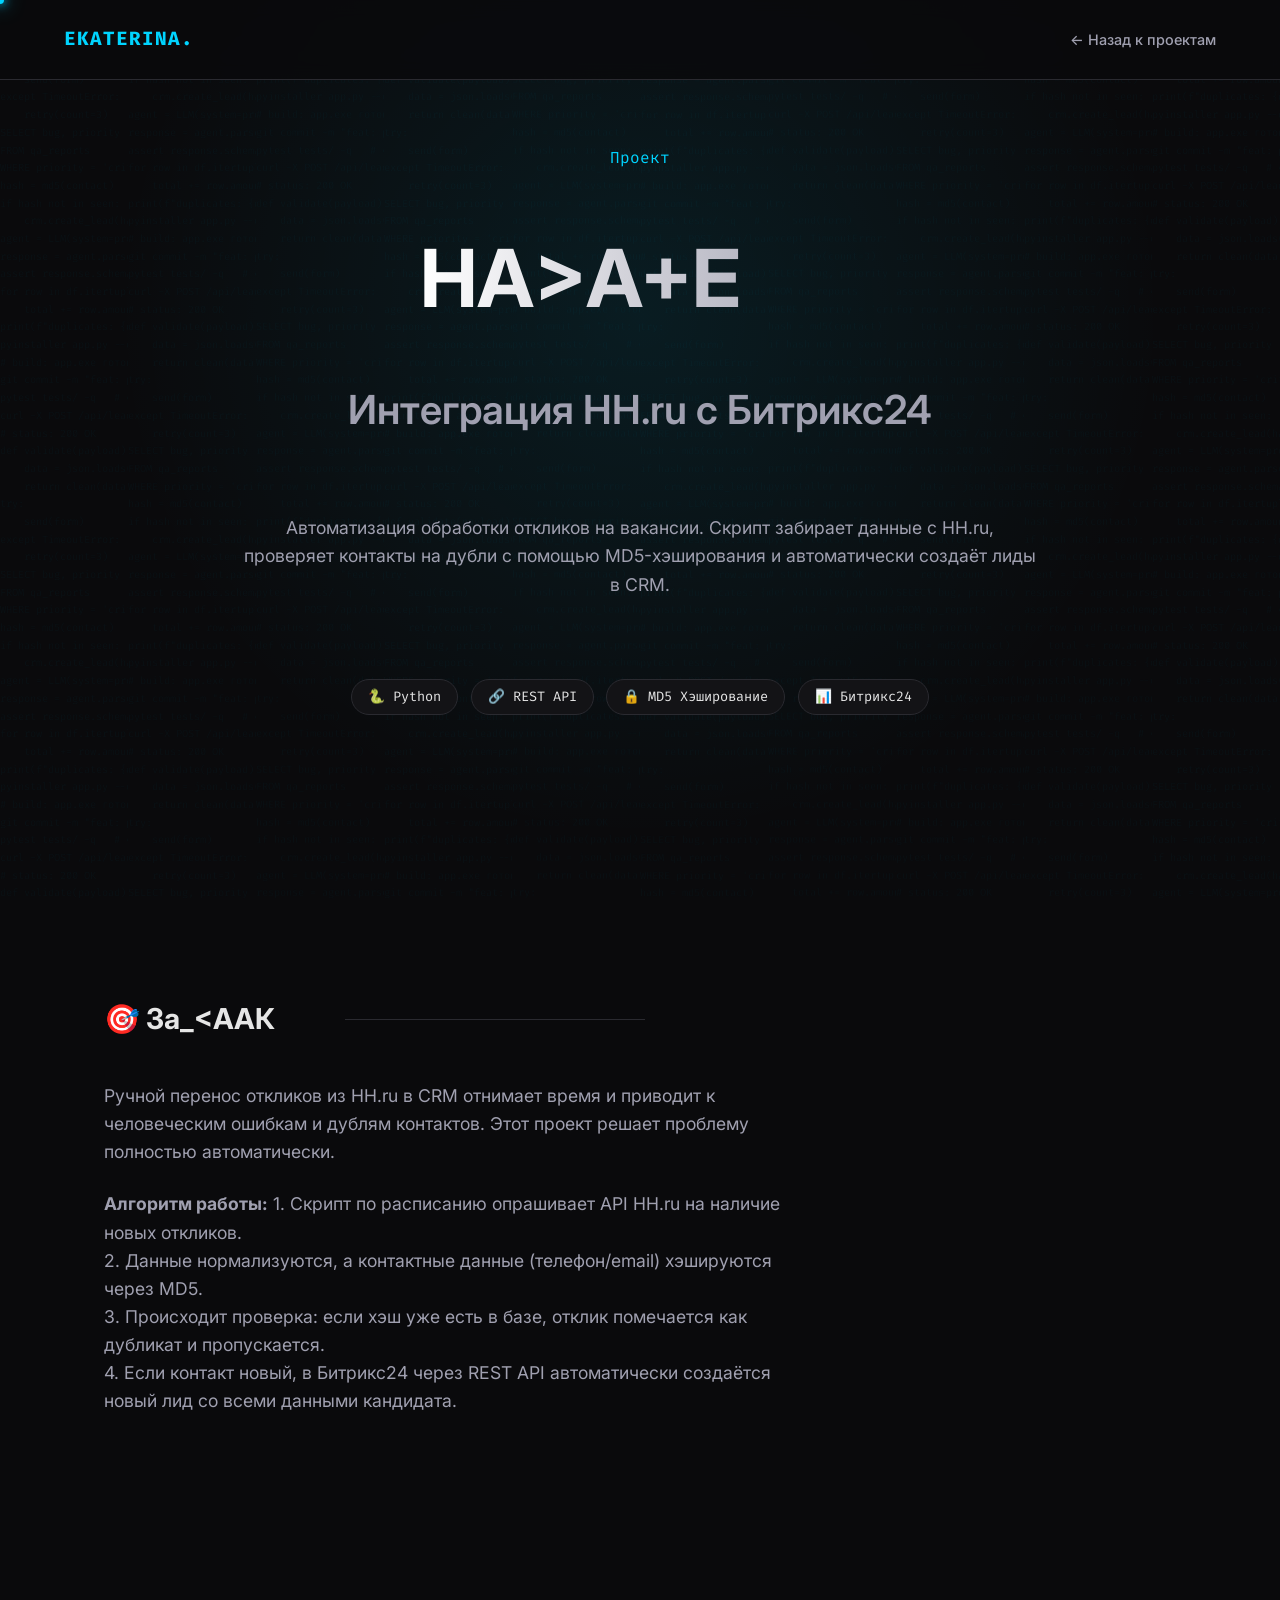
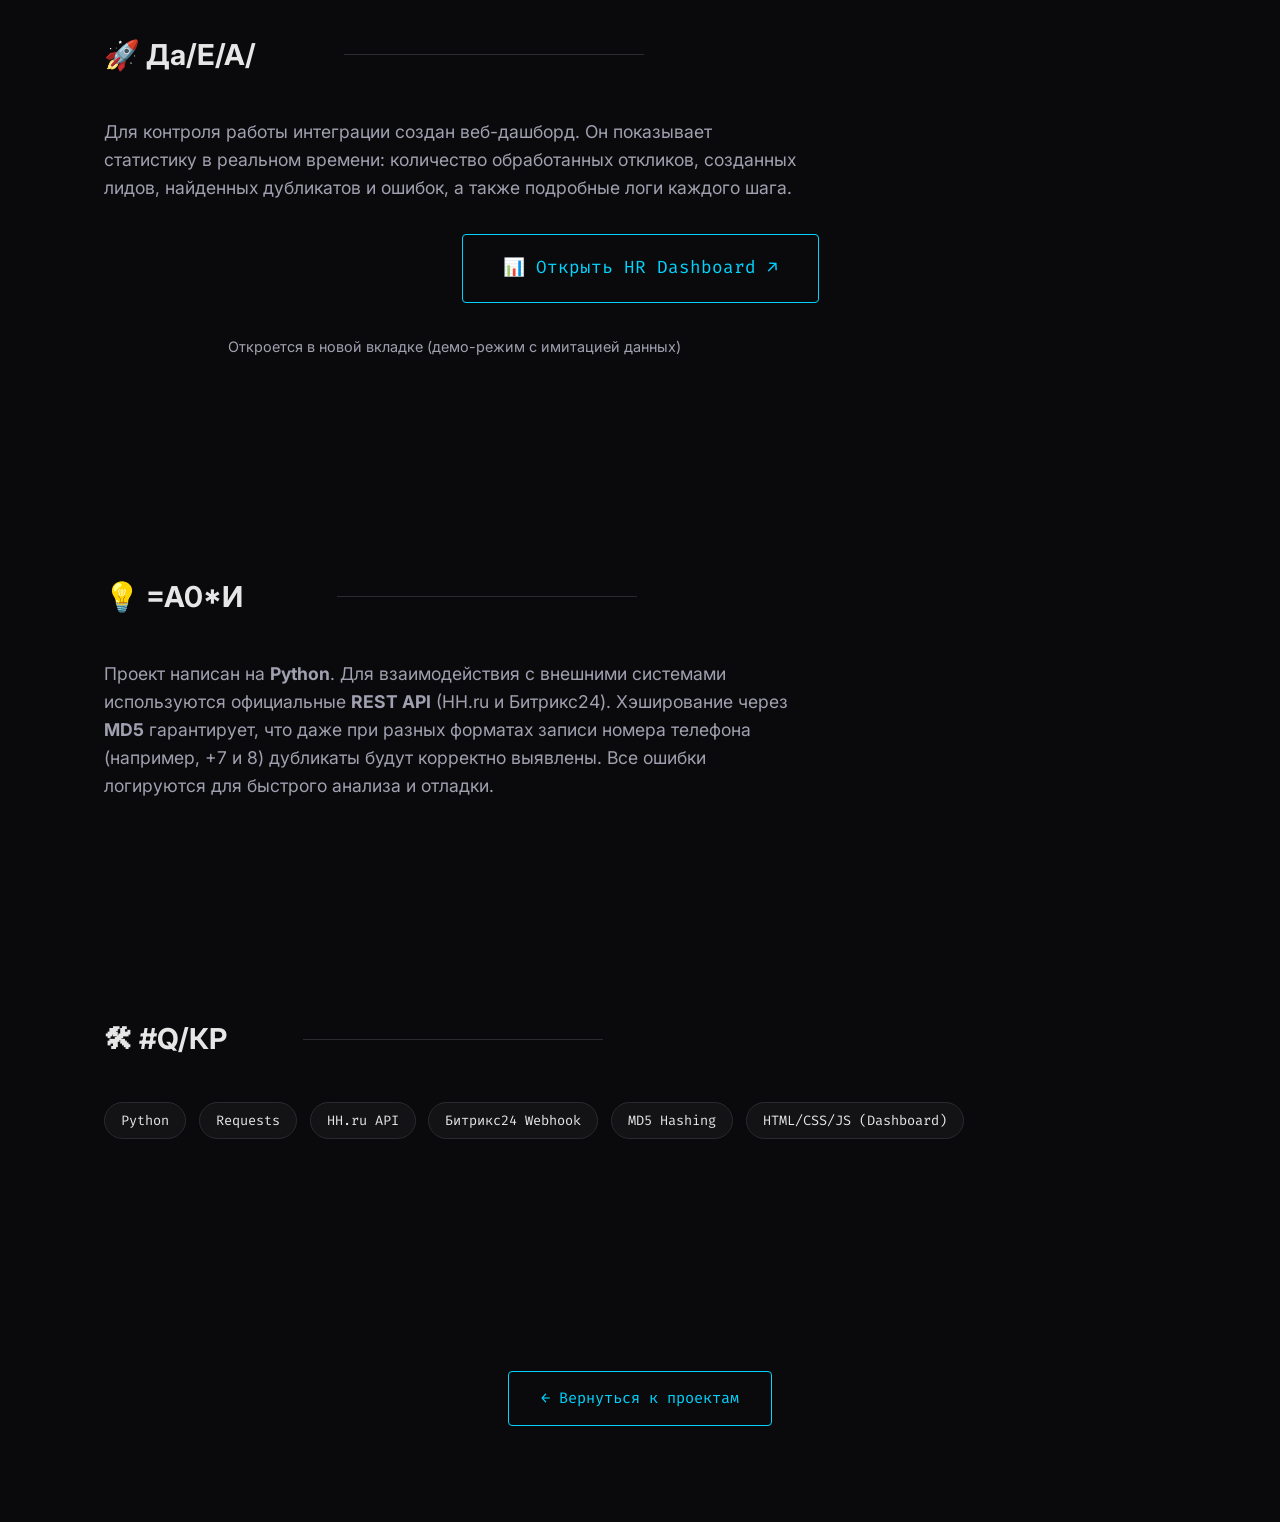
<file: hh-integration.html>
<!DOCTYPE html>
<html lang="ru">
<head>
    <meta charset="UTF-8">
    <meta name="viewport" content="width=device-width, initial-scale=1.0">
    <title>Интеграция HH.ru и Битрикс24 | Екатерина</title>
    <link rel="stylesheet" href="style.css">
    <link rel="preconnect" href="https://fonts.googleapis.com">
    <link rel="preconnect" href="https://fonts.gstatic.com" crossorigin>
    <link href="https://fonts.googleapis.com/css2?family=Fira+Code:wght@400;500&family=Inter:wght@300;400;600;700&display=swap" rel="stylesheet">
</head>
<body>

    <div class="preloader" id="preloader">
        <div class="preloader-content">
            <p class="preloader-text">ЗАГРУЗКА</p>
            <div class="preloader-bar">
                <div class="preloader-fill" id="preloaderFill"></div>
            </div>
            <p class="preloader-percent" id="preloaderPercent">0%</p>
        </div>
    </div>

    <div class="scroll-progress" id="scrollProgress"></div>
    <div class="cursor-dot"></div>
    <div class="cursor-plasma"></div>
    <div class="code-bg" aria-hidden="true"></div>
    <div class="code-rain code-rain-left" aria-hidden="true"></div>
    <div class="code-rain code-rain-right" aria-hidden="true"></div>

    <nav class="navbar">
        <div class="logo magnetic">EKATERINA.</div>
        <ul class="nav-links">
            <li><a href="index.html#projects">← Назад к проектам</a></li>
        </ul>
    </nav>

    <header class="hero">
        <div class="hero-content" style="flex-direction: column; text-align: center;">
            <p class="greeting magnetic">Проект</p>
            <h1 class="name">HR Automation</h1>
            <h2 class="title magnetic">Интеграция HH.ru с Битрикс24</h2>
            <p class="description" style="max-width: 800px; margin: 0 auto 2rem;">
                Автоматизация обработки откликов на вакансии. Скрипт забирает данные с HH.ru,
                проверяет контакты на дубли с помощью MD5-хэширования и автоматически создаёт лиды в CRM.
            </p>
            <div class="hero-badges" style="justify-content: center;">
                <span class="badge">🐍 Python</span>
                <span class="badge">🔗 REST API</span>
                <span class="badge">🔒 MD5 Хэширование</span>
                <span class="badge">📊 Битрикс24</span>
            </div>
        </div>
    </header>

    <section class="section">
        <h2 class="section-title magnetic">🎯 Задача и решение</h2>
        <div class="about-content">
            <p>
                Ручной перенос откликов из HH.ru в CRM отнимает время и приводит к человеческим ошибкам и дублям контактов.
                Этот проект решает проблему полностью автоматически.
            </p>
            <p>
                <strong>Алгоритм работы:</strong>
                1. Скрипт по расписанию опрашивает API HH.ru на наличие новых откликов.<br>
                2. Данные нормализуются, а контактные данные (телефон/email) хэшируются через MD5.<br>
                3. Происходит проверка: если хэш уже есть в базе, отклик помечается как дубликат и пропускается.<br>
                4. Если контакт новый, в Битрикс24 через REST API автоматически создаётся новый лид со всеми данными кандидата.
            </p>
        </div>
    </section>

    <section class="section">
        <h2 class="section-title magnetic">🚀 Дашборд мониторинга</h2>
        <div class="about-content">
            <p>
                Для контроля работы интеграции создан веб-дашборд. Он показывает статистику в реальном времени:
                количество обработанных откликов, созданных лидов, найденных дубликатов и ошибок, а также подробные логи каждого шага.
            </p>
            <div style="text-align: center; margin: 2rem 0;">
                <a href="dashboard.html" target="_blank" class="btn-primary magnetic" style="font-size: 1.1rem; padding: 1.2rem 2.5rem;">
                    📊 Открыть HR Dashboard ↗
                </a>
            </div>
            <p style="text-align: center; color: var(--text-secondary); font-size: 0.9rem;">
                Откроется в новой вкладке (демо-режим с имитацией данных)
            </p>
        </div>
    </section>

    <section class="section">
        <h2 class="section-title magnetic">💡 Технические детали</h2>
        <div class="about-content">
            <p>
                Проект написан на <strong>Python</strong>. Для взаимодействия с внешними системами используются официальные <strong>REST API</strong> (HH.ru и Битрикс24).
                Хэширование через <strong>MD5</strong> гарантирует, что даже при разных форматах записи номера телефона (например, +7 и 8) дубликаты будут корректно выявлены.
                Все ошибки логируются для быстрого анализа и отладки.
            </p>
        </div>
    </section>

    <section class="section">
        <h2 class="section-title magnetic">🛠 Стек технологий</h2>
        <div class="hero-badges">
            <span class="badge">Python</span>
            <span class="badge">Requests</span>
            <span class="badge">HH.ru API</span>
            <span class="badge">Битрикс24 Webhook</span>
            <span class="badge">MD5 Hashing</span>
            <span class="badge">HTML/CSS/JS (Dashboard)</span>
        </div>
    </section>

    <section class="section" style="text-align: center;">
        <a href="index.html#projects" class="btn-primary magnetic">← Вернуться к проектам</a>
    </section>

    <script src="script.js"></script>
</body>
</html>
</file>
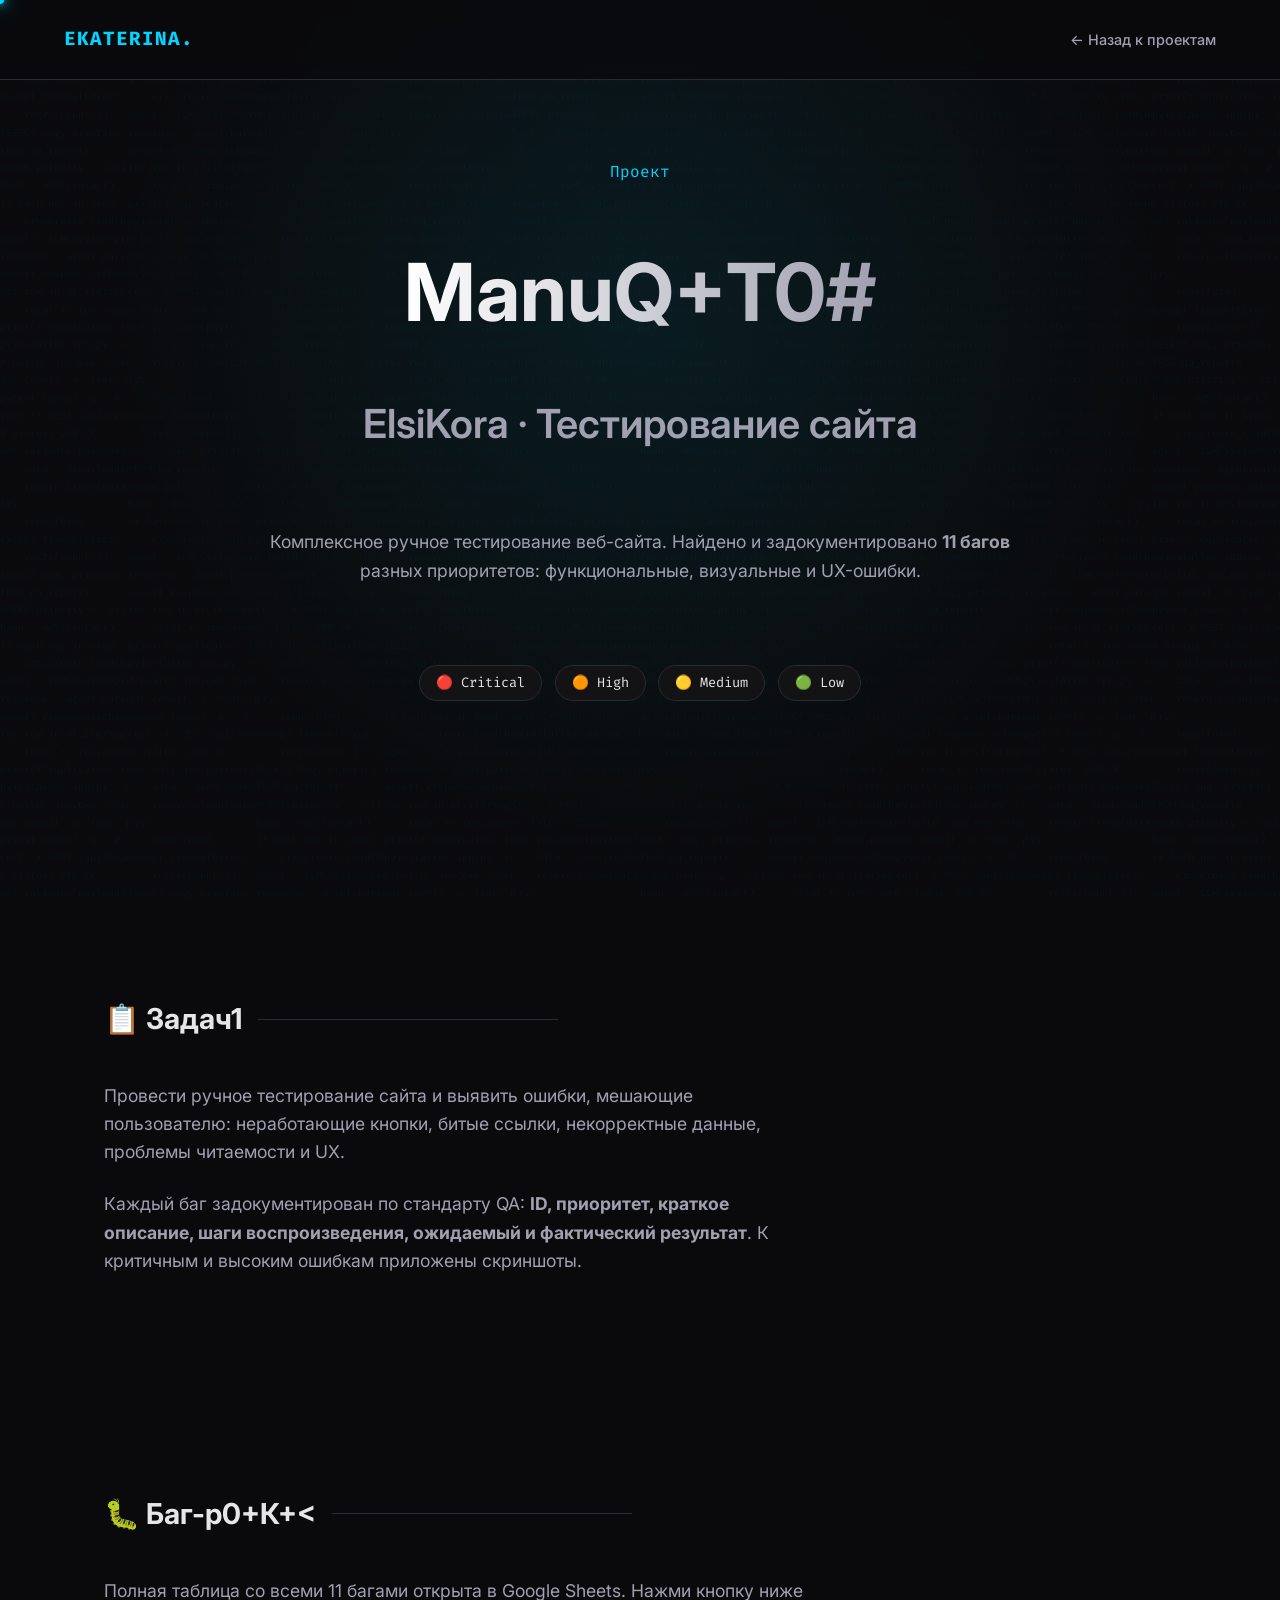
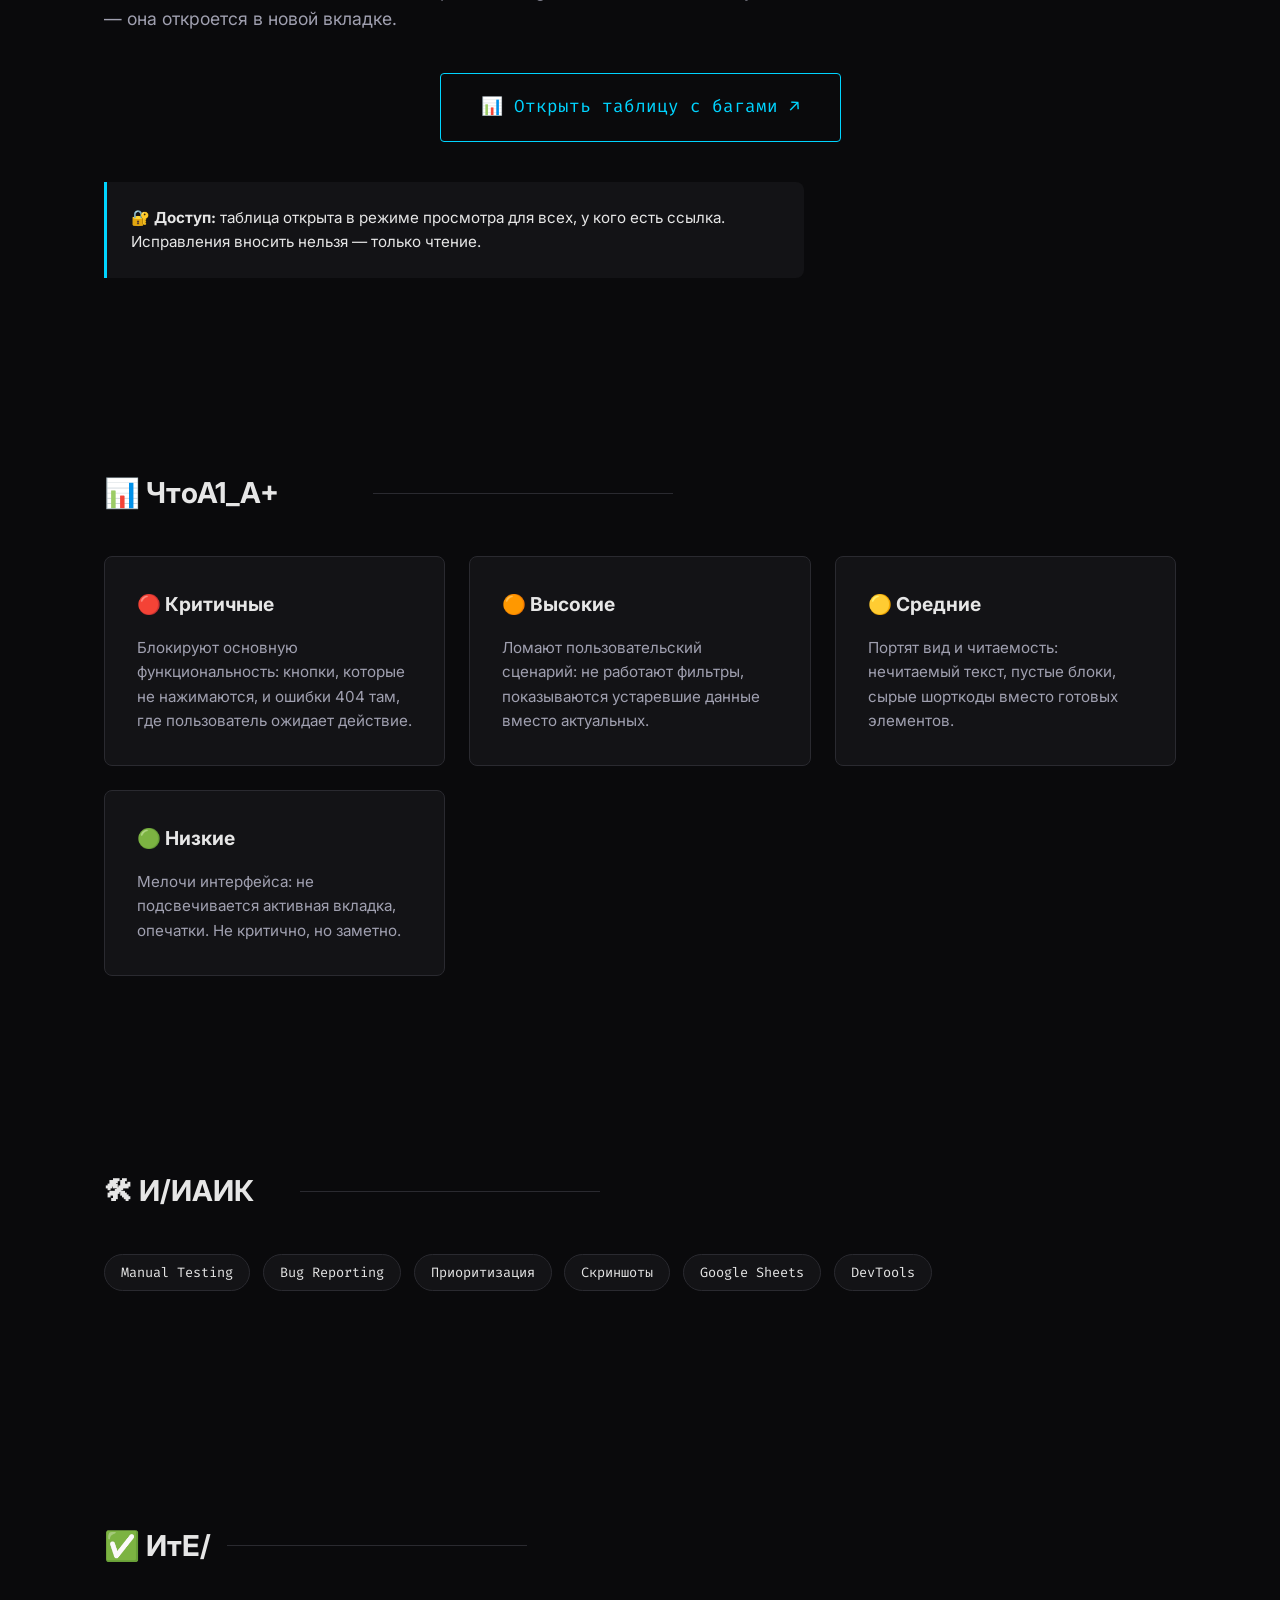
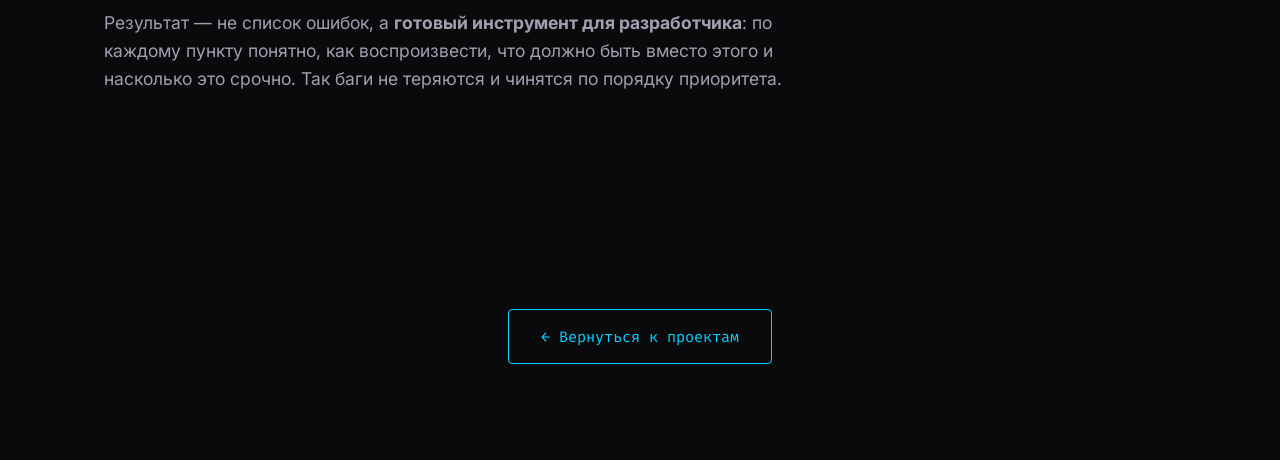
<file: qa-elsikora.html>
<!DOCTYPE html>
<html lang="ru">
<head>
    <meta charset="UTF-8">
    <meta name="viewport" content="width=device-width, initial-scale=1.0">
    <title>Manual QA: ElsiKora | Екатерина</title>
    <link rel="stylesheet" href="style.css">
    <link rel="preconnect" href="https://fonts.googleapis.com">
    <link rel="preconnect" href="https://fonts.gstatic.com" crossorigin>
    <link href="https://fonts.googleapis.com/css2?family=Fira+Code:wght@400;500&family=Inter:wght@300;400;600;700&display=swap" rel="stylesheet">
</head>
<body>

    <div class="preloader" id="preloader">
        <div class="preloader-content">
            <p class="preloader-text">ЗАГРУЗКА</p>
            <div class="preloader-bar">
                <div class="preloader-fill" id="preloaderFill"></div>
            </div>
            <p class="preloader-percent" id="preloaderPercent">0%</p>
        </div>
    </div>

    <div class="scroll-progress" id="scrollProgress"></div>
    <div class="cursor-dot"></div>
    <div class="cursor-plasma"></div>
    <div class="code-bg" aria-hidden="true"></div>
    <div class="code-rain code-rain-left" aria-hidden="true"></div>
    <div class="code-rain code-rain-right" aria-hidden="true"></div>

    <nav class="navbar">
        <div class="logo magnetic">EKATERINA.</div>
        <ul class="nav-links">
            <li><a href="index.html#projects">← Назад к проектам</a></li>
        </ul>
    </nav>

    <header class="hero">
        <div class="hero-content" style="flex-direction: column; text-align: center;">
            <p class="greeting magnetic">Проект</p>
            <h1 class="name">Manual QA</h1>
            <h2 class="title magnetic">ElsiKora · Тестирование сайта</h2>
            <p class="description" style="max-width: 800px; margin: 0 auto 2rem;">
                Комплексное ручное тестирование веб-сайта. Найдено и задокументировано
                <strong>11 багов</strong> разных приоритетов: функциональные, визуальные и UX-ошибки.
            </p>
            <div class="hero-badges" style="justify-content: center;">
                <span class="badge">🔴 Critical</span>
                <span class="badge">🟠 High</span>
                <span class="badge">🟡 Medium</span>
                <span class="badge">🟢 Low</span>
            </div>
        </div>
    </header>

    <section class="section">
        <h2 class="section-title magnetic">📋 Задача</h2>
        <div class="about-content">
            <p>
                Провести ручное тестирование сайта и выявить ошибки, мешающие пользователю:
                неработающие кнопки, битые ссылки, некорректные данные, проблемы читаемости и UX.
            </p>
            <p>
                Каждый баг задокументирован по стандарту QA:
                <strong>ID, приоритет, краткое описание, шаги воспроизведения, ожидаемый и фактический результат</strong>.
                К критичным и высоким ошибкам приложены скриншоты.
            </p>
        </div>
    </section>

    <section class="section">
        <h2 class="section-title magnetic">🐛 Баг-репорт</h2>
        <div class="about-content">
            <p>
                Полная таблица со всеми 11 багами открыта в Google Sheets.
                Нажми кнопку ниже — она откроется в новой вкладке.
            </p>

            <div style="text-align: center; margin: 2.5rem 0;">
                <a href="https://docs.google.com/spreadsheets/d/19o2x7CzC35GmINB-rZsech-TBqZ7gL7nqHwJ4ZvQC2A/edit?usp=sharing"
                   target="_blank" rel="noopener"
                   class="btn-primary magnetic"
                   style="font-size: 1.1rem; padding: 1.2rem 2.5rem;">
                    📊 Открыть таблицу с багами ↗
                </a>
            </div>

            <div class="notice-box">
                <strong>🔐 Доступ:</strong> таблица открыта в режиме просмотра для всех, у кого есть ссылка.
                Исправления вносить нельзя — только чтение.
            </div>
        </div>
    </section>

    <section class="section">
        <h2 class="section-title magnetic">📊 Что показала проверка</h2>
        <div class="skills-grid">
            <div class="skill-card">
                <h3 class="magnetic">🔴 Критичные</h3>
                <p>Блокируют основную функциональность: кнопки, которые не нажимаются, и ошибки 404 там, где пользователь ожидает действие.</p>
            </div>
            <div class="skill-card">
                <h3 class="magnetic">🟠 Высокие</h3>
                <p>Ломают пользовательский сценарий: не работают фильтры, показываются устаревшие данные вместо актуальных.</p>
            </div>
            <div class="skill-card">
                <h3 class="magnetic">🟡 Средние</h3>
                <p>Портят вид и читаемость: нечитаемый текст, пустые блоки, сырые шорткоды вместо готовых элементов.</p>
            </div>
            <div class="skill-card">
                <h3 class="magnetic">🟢 Низкие</h3>
                <p>Мелочи интерфейса: не подсвечивается активная вкладка, опечатки. Не критично, но заметно.</p>
            </div>
        </div>
    </section>

    <section class="section">
        <h2 class="section-title magnetic">🛠 Инструменты</h2>
        <div class="hero-badges">
            <span class="badge">Manual Testing</span>
            <span class="badge">Bug Reporting</span>
            <span class="badge">Приоритизация</span>
            <span class="badge">Скриншоты</span>
            <span class="badge">Google Sheets</span>
            <span class="badge">DevTools</span>
        </div>
    </section>

    <section class="section">
        <h2 class="section-title magnetic">✅ Итог</h2>
        <div class="about-content">
            <p>
                Результат — не список ошибок, а <strong>готовый инструмент для разработчика</strong>:
                по каждому пункту понятно, как воспроизвести, что должно быть вместо этого и насколько это срочно.
                Так баги не теряются и чинятся по порядку приоритета.
            </p>
        </div>
    </section>

    <section class="section" style="text-align: center;">
        <a href="index.html#projects" class="btn-primary magnetic">← Вернуться к проектам</a>
    </section>

    <script src="script.js"></script>
</body>
</html>
</file>
<file: style.css>
* {
    margin: 0;
    padding: 0;
    box-sizing: border-box;
}

:root {
    --bg-color: #0a0a0c;
    --card-bg: #131316;
    --text-primary: #e6e6e6;
    --text-secondary: #a0a0b0;
    --accent: #00d4ff;
    --accent-glow: rgba(0, 212, 255, 0.15);
    --border: #2a2a30;
    --font-main: 'Inter', sans-serif;
    --font-code: 'Fira Code', monospace;
}

html { scroll-behavior: smooth; }

body {
    background-color: var(--bg-color);
    background-image: radial-gradient(750px circle at var(--mx, 50%) var(--my, 35%), rgba(0, 212, 255, 0.09), transparent 70%);
    background-attachment: fixed;
    color: var(--text-primary);
    font-family: var(--font-main);
    line-height: 1.6;
    overflow-x: hidden;
    cursor: none;
}

body.loading { overflow: hidden; }

a, button, input, textarea { cursor: none; }

.magnetic { transition: translate 0.25s ease-out; will-change: translate; }

/* === ЭКРАН ЗАГРУЗКИ === */
.preloader {
    position: fixed;
    inset: 0;
    background: #000000;
    z-index: 10000;
    display: flex;
    align-items: center;
    justify-content: center;
    transition: opacity 0.6s ease, visibility 0.6s ease;
}
.preloader.hidden {
    opacity: 0;
    visibility: hidden;
}
.preloader-content { text-align: center; }
.preloader-text {
    font-family: var(--font-code);
    color: var(--accent);
    font-size: 1.1rem;
    letter-spacing: 5px;
    text-transform: uppercase;
    margin-bottom: 1.4rem;
    text-shadow: 0 0 12px var(--accent-glow);
}
.preloader-bar {
    width: 280px;
    height: 3px;
    background: var(--border);
    border-radius: 2px;
    overflow: hidden;
    margin: 0 auto;
}
.preloader-fill {
    height: 100%;
    width: 0%;
    background: linear-gradient(90deg, var(--accent), #a855f7);
    box-shadow: 0 0 12px var(--accent);
    transition: width 0.15s ease;
}
.preloader-percent {
    margin-top: 0.9rem;
    font-family: var(--font-code);
    font-size: 0.8rem;
    color: var(--text-secondary);
}

/* === ПОЛОСА ПРОГРЕССА ПРОКРУТКИ === */
.scroll-progress {
    position: fixed;
    top: 0;
    left: 0;
    height: 3px;
    width: 0%;
    background: linear-gradient(90deg, var(--accent), #a855f7);
    box-shadow: 0 0 10px var(--accent);
    z-index: 1001;
}

/* === КАСТОМНЫЙ КУРСОР: ТОЧКА + ПЛАЗМА === */
.cursor-dot {
    position: fixed;
    top: 0;
    left: 0;
    width: 8px;
    height: 8px;
    background: var(--accent);
    box-shadow: 0 0 10px var(--accent), 0 0 20px var(--accent);
    border-radius: 50%;
    pointer-events: none;
    z-index: 9999;
    transform: translate(-50%, -50%);
}

.cursor-plasma {
    position: fixed;
    top: 0;
    left: 0;
    width: 0;
    height: 0;
    pointer-events: none;
    z-index: 9998;
}

.plasma-particle {
    position: absolute;
    border-radius: 50%;
    pointer-events: none;
    animation: plasmaPulse 0.6s ease-out forwards;
}

@keyframes plasmaPulse {
    0% {
        opacity: 1;
        transform: scale(0.3);
        filter: blur(2px) brightness(2);
    }
    50% {
        opacity: 0.8;
        transform: scale(1.5);
        filter: blur(4px) brightness(1.5);
    }
    100% {
        opacity: 0;
        transform: scale(0.5);
        filter: blur(6px) brightness(1);
    }
}

/* === ФОНОВЫЙ КОД НА ВСЮ СТРАНИЦУ === */
.code-bg {
    position: fixed;
    inset: 0;
    z-index: 0;
    display: flex;
    justify-content: space-between;
    overflow: hidden;
    pointer-events: none;
    opacity: 0.035;
    font-family: var(--font-code);
    font-size: 0.65rem;
    line-height: 1.7;
    color: var(--accent);
    white-space: pre;
}
.bg-col { height: 100%; overflow: hidden; }
.bg-col-inner {
    will-change: transform;
    animation: bgScroll linear infinite;
}
@keyframes bgScroll {
    from { transform: translateY(0); }
    to { transform: translateY(-50%); }
}

/* === ЖИВОЙ КОД ПО КРАЯМ === */
.code-rain {
    position: fixed;
    top: 0;
    bottom: 0;
    width: 420px;
    overflow: hidden;
    z-index: 0;
    opacity: 0.35;
    pointer-events: none;
    font-family: var(--font-code);
    font-size: 0.7rem;
    line-height: 1.6;
    color: var(--accent);
    white-space: pre;
    -webkit-mask-image: linear-gradient(to bottom, transparent, black 8%, black 92%, transparent);
    mask-image: linear-gradient(to bottom, transparent, black 8%, black 92%, transparent);
}
.code-rain-left { left: 0; padding-left: 18px; text-align: left; }
.code-rain-right { right: 0; padding-right: 18px; text-align: right; }
.rain-line:last-child::after {
    content: '▌';
    margin-left: 2px;
    animation: blink 1s steps(1) infinite;
}
@keyframes blink { 50% { opacity: 0; } }

.pop-word {
    display: inline-block;
    color: #ffffff;
    text-shadow: 0 0 8px var(--accent), 0 0 22px var(--accent);
    transition: color 0.4s ease, text-shadow 0.4s ease;
}
.pop-word.pop-done {
    color: inherit;
    text-shadow: none;
}

.fly-word {
    position: fixed;
    transform: translate(-50%, -50%) scale(0.4);
    font-family: var(--font-code);
    font-size: clamp(1.5rem, 4vw, 2.5rem);
    font-weight: 600;
    color: #ffffff;
    text-shadow: 0 0 10px var(--accent), 0 0 30px var(--accent), 0 0 60px var(--accent);
    z-index: 900;
    pointer-events: none;
    opacity: 0;
    white-space: pre;
    animation: flyWord 0.9s ease-out forwards;
}
@keyframes flyWord {
    0%   { opacity: 0; transform: translate(-50%, -50%) scale(0.4); }
    15%  { opacity: 1; transform: translate(-50%, -50%) scale(1); }
    60%  { opacity: 1; transform: translate(-50%, -50%) scale(1.05); }
    100% { opacity: 0; transform: translate(-50%, -60%) scale(1.2); }
}

.navbar, .hero, .section { position: relative; z-index: 1; }

/* === НАВИГАЦИЯ === */
.navbar {
    position: fixed;
    top: 0;
    width: 100%;
    padding: 1.5rem 5%;
    display: flex;
    justify-content: space-between;
    align-items: center;
    background: rgba(10, 10, 12, 0.85);
    backdrop-filter: blur(10px);
    z-index: 1000;
    border-bottom: 1px solid var(--border);
}
.logo {
    font-family: var(--font-code);
    font-size: 1.2rem;
    font-weight: 700;
    color: var(--accent);
    letter-spacing: 1px;
}
.nav-links { list-style: none; display: flex; gap: 2rem; }
.nav-links a {
    text-decoration: none;
    color: var(--text-secondary);
    font-size: 0.9rem;
    font-weight: 500;
    transition: color 0.3s ease;
}
.nav-links a:hover { color: var(--accent); }

/* === HERO === */
.hero {
    min-height: 100vh;
    display: flex;
    align-items: center;
    padding: 0 5%;
    max-width: 1200px;
    margin: 0 auto;
}
.hero-content { display: flex; align-items: center; gap: 3rem; width: 100%; }
.hero-photo img {
    width: 280px;
    height: 280px;
    object-fit: cover;
    border-radius: 50%;
    border: 3px solid var(--accent);
    box-shadow: 0 0 40px var(--accent-glow);
}
.hero-text { flex: 1; }
.greeting {
    font-family: var(--font-code);
    color: var(--accent);
    font-size: 1rem;
    margin-bottom: 1rem;
}
.name {
    font-size: clamp(3rem, 8vw, 5rem);
    font-weight: 700;
    line-height: 1.1;
    margin-bottom: 0.5rem;
    background: linear-gradient(to right, #ffffff, #a0a0b0);
    -webkit-background-clip: text;
    -webkit-text-fill-color: transparent;
}
.title {
    font-size: clamp(1.5rem, 4vw, 2.5rem);
    color: var(--text-secondary);
    font-weight: 600;
    margin-bottom: 1.5rem;
}
.description {
    font-size: 1.1rem;
    color: var(--text-secondary);
    max-width: 600px;
    margin-bottom: 2rem;
}
.hero-badges { display: flex; flex-wrap: wrap; gap: 0.8rem; margin-bottom: 2.5rem; }
.badge {
    font-family: var(--font-code);
    font-size: 0.85rem;
    padding: 0.4rem 1rem;
    border: 1px solid var(--border);
    border-radius: 20px;
    color: var(--text-primary);
    background: var(--card-bg);
    transition: all 0.3s ease;
}
.badge:hover {
    border-color: var(--accent);
    color: var(--accent);
    box-shadow: 0 0 15px var(--accent-glow);
}
.btn-primary {
    display: inline-block;
    padding: 0.9rem 2rem;
    background: transparent;
    color: var(--accent);
    border: 1px solid var(--accent);
    border-radius: 4px;
    text-decoration: none;
    font-family: var(--font-code);
    font-size: 0.95rem;
    transition: all 0.3s ease;
}
.btn-primary:hover {
    background: var(--accent-glow);
    transform: translateY(-2px);
    box-shadow: 0 0 20px var(--accent-glow);
}

/* === СЕКЦИИ === */
.section { padding: 6rem 5%; max-width: 1200px; margin: 0 auto; }
.section-title {
    font-size: 1.8rem;
    margin-bottom: 2.5rem;
    display: flex;
    align-items: center;
    gap: 1rem;
}
.section-title::after {
    content: "";
    display: block;
    height: 1px;
    background: var(--border);
    flex-grow: 1;
    max-width: 300px;
}

/* === ОБО МНЕ === */
.about-content p {
    font-size: 1.1rem;
    color: var(--text-secondary);
    margin-bottom: 1.5rem;
    max-width: 700px;
}
.notice-box {
    border-left: 3px solid var(--accent);
    background: var(--card-bg);
    padding: 1.5rem;
    border-radius: 0 8px 8px 0;
    font-size: 0.95rem;
    color: var(--text-primary);
    margin-top: 2rem;
    max-width: 700px;
}

/* === КАРТОЧКИ === */
.skills-grid, .projects-grid {
    display: grid;
    grid-template-columns: repeat(auto-fit, minmax(300px, 1fr));
    gap: 1.5rem;
}
.skill-card, .project-card, .why-card {
    background: var(--card-bg);
    border: 1px solid var(--border);
    padding: 2rem;
    border-radius: 8px;
    transition: all 0.3s ease;
}
a.project-card {
    display: block;
    text-decoration: none;
    color: inherit;
}
.skill-card:hover, .project-card:hover, .why-card:hover {
    transform: translateY(-5px);
    border-color: var(--accent);
    box-shadow: 0 10px 30px -15px rgba(0, 0, 0, 0.5), 0 0 20px var(--accent-glow);
}
.skill-card h3, .project-card h3, .why-card h3 {
    font-size: 1.2rem;
    margin-bottom: 1rem;
    color: var(--text-primary);
}
.project-tech {
    font-family: var(--font-code);
    font-size: 0.8rem;
    color: var(--accent);
    margin-bottom: 1rem;
}
.skill-card p, .project-card p, .why-card p {
    font-size: 0.95rem;
    color: var(--text-secondary);
    line-height: 1.6;
}
.card-link {
    display: inline-block;
    margin-top: 1.2rem;
    font-family: var(--font-code);
    font-size: 0.8rem;
    color: var(--accent);
    opacity: 0;
    transform: translateX(-8px);
    transition: all 0.3s ease;
}
.project-card:hover .card-link {
    opacity: 1;
    transform: translateX(0);
}

/* === ПОЧЕМУ ИМЕННО Я === */
.why-lead {
    font-size: 1.2rem;
    color: var(--text-primary);
    max-width: 750px;
    margin-bottom: 2.5rem;
}
.why-grid {
    display: grid;
    grid-template-columns: repeat(auto-fit, minmax(260px, 1fr));
    gap: 1.5rem;
}
.why-quote {
    margin-top: 2.5rem;
    padding: 1.5rem 2rem;
    border: 1px solid var(--accent);
    border-radius: 8px;
    background: var(--accent-glow);
    color: var(--accent);
    font-family: var(--font-code);
    font-size: 1rem;
    text-align: center;
    box-shadow: 0 0 25px var(--accent-glow);
}

/* === КОНТАКТЫ И ФОРМА === */
.contact-content { text-align: center; max-width: 600px; margin: 0 auto; }
.contact-content > p {
    color: var(--text-secondary);
    margin-bottom: 2rem;
    font-size: 1.1rem;
}
.contact-form {
    display: flex;
    flex-direction: column;
    gap: 1rem;
    max-width: 500px;
    margin: 2rem auto;
    text-align: left;
}
.contact-form input,
.contact-form textarea {
    padding: 0.9rem 1rem;
    background: var(--card-bg);
    border: 1px solid var(--border);
    border-radius: 4px;
    color: var(--text-primary);
    font-family: var(--font-main);
    font-size: 0.95rem;
    transition: border-color 0.3s ease;
}
.contact-form input:focus,
.contact-form textarea:focus {
    outline: none;
    border-color: var(--accent);
    box-shadow: 0 0 12px var(--accent-glow);
}
.contact-form textarea { resize: vertical; }
.contact-form button { align-self: flex-start; }
.form-status {
    margin-top: 1rem;
    font-family: var(--font-code);
    font-size: 0.9rem;
    text-align: center;
    min-height: 1.2rem;
}
.form-status.success { color: #00ff88; }
.form-status.error { color: #ff4444; }
.contact-links {
    display: flex;
    justify-content: center;
    gap: 1.5rem;
    margin: 3rem 0;
    flex-wrap: wrap;
}
.contact-btn {
    padding: 0.8rem 1.8rem;
    background: var(--card-bg);
    border: 1px solid var(--border);
    color: var(--text-primary);
    text-decoration: none;
    border-radius: 4px;
    font-family: var(--font-code);
    font-size: 0.9rem;
    transition: all 0.3s ease;
}
.contact-btn:hover { border-color: var(--accent); color: var(--accent); }
.footer-note {
    font-family: var(--font-code);
    font-size: 0.8rem;
    color: var(--text-secondary);
    opacity: 0.6;
}

/* === СТРЕЛКА НАВЕРХ === */
.to-top {
    display: block;
    margin: 2.5rem auto 0;
    width: 48px;
    height: 48px;
    border-radius: 50%;
    border: 1px solid var(--accent);
    background: var(--card-bg);
    color: var(--accent);
    font-size: 1.3rem;
    font-family: var(--font-code);
    transition: all 0.3s ease;
    animation: floatArrow 2s ease-in-out infinite;
}
.to-top:hover {
    background: var(--accent-glow);
    box-shadow: 0 0 20px var(--accent-glow);
}
@keyframes floatArrow {
    0%, 100% { transform: translateY(0); }
    50% { transform: translateY(-6px); }
}

/* === АДАПТИВНОСТЬ === */
@media (max-width: 1280px) {
    .code-rain { display: none; }
}
@media (max-width: 768px) {
    body, a, button, input, textarea { cursor: auto; }
    .cursor-dot, .cursor-plasma { display: none; }
    .code-bg { opacity: 0.025; }
    .navbar { padding: 1rem 5%; }
    .nav-links { display: none; }
    .hero { text-align: center; }
    .hero-content { flex-direction: column; gap: 2rem; }
    .hero-photo img { width: 200px; height: 200px; }
    .hero-badges { justify-content: center; }
    .description, .about-content p, .notice-box { margin-left: auto; margin-right: auto; }
    .section-title::after { display: none; }
    .contact-form button { align-self: center; width: 100%; }
}
</file>
